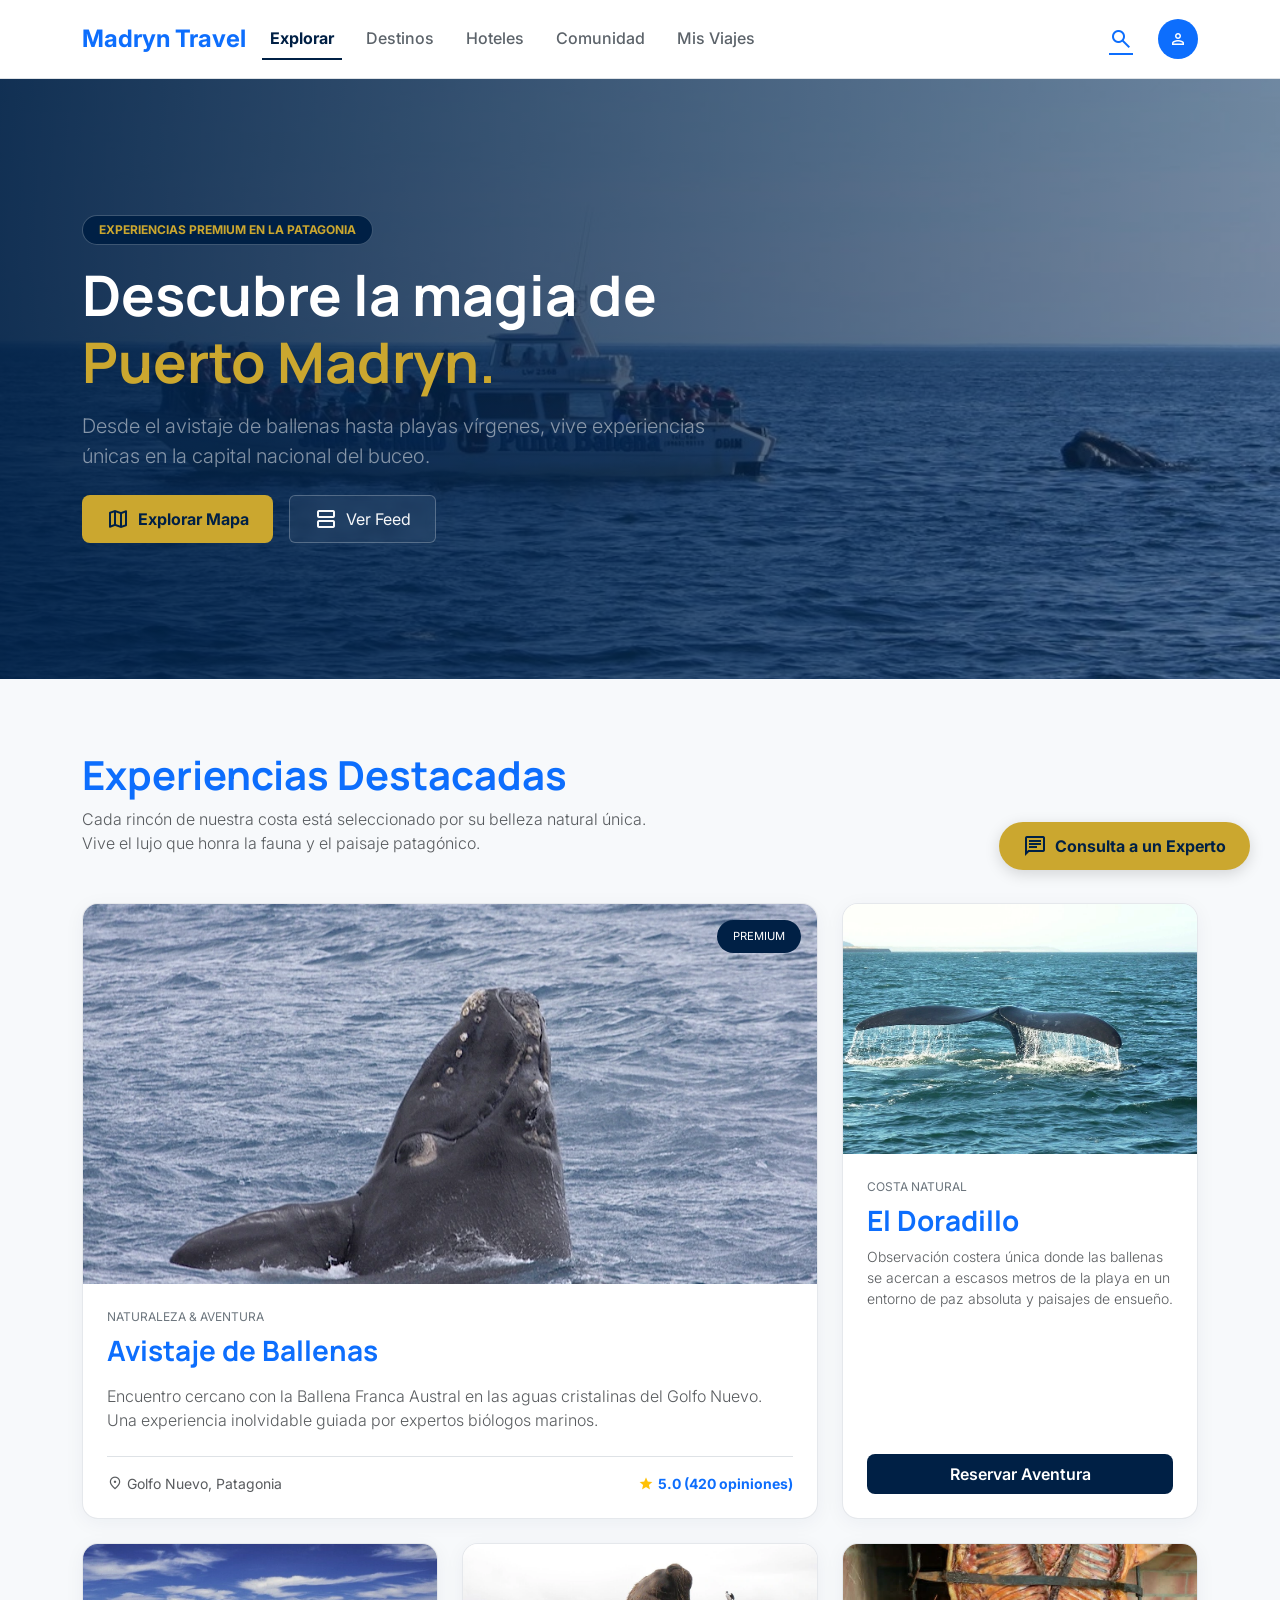
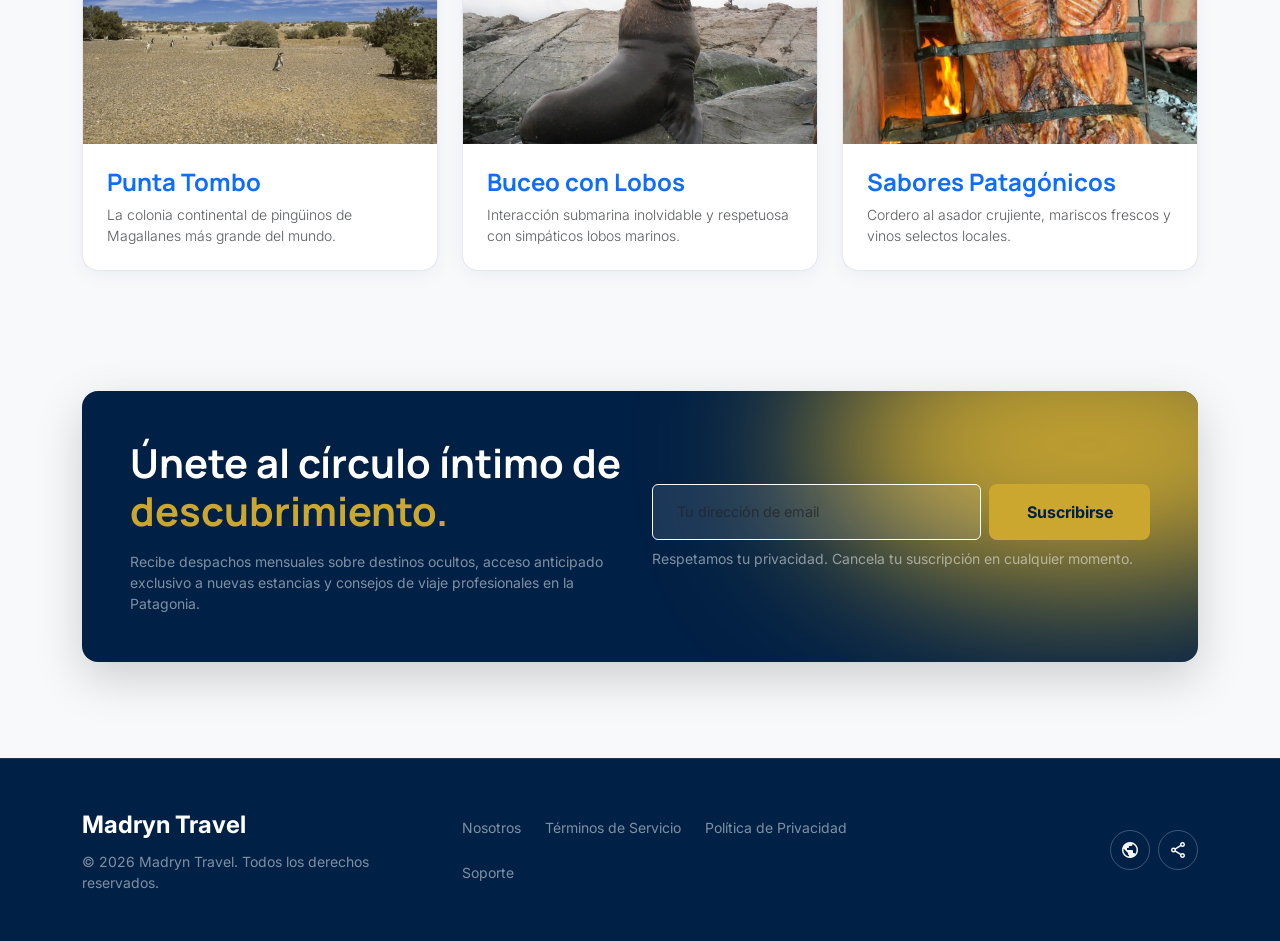
<file: project/index.html>
<!doctype html>
<html lang="es">
  <head>
    <meta charset="UTF-8" />
    <meta name="viewport" content="width=device-width, initial-scale=1.0" />
    <title>Madryn Travel - Explorar Puerto Madryn</title>
    <link href="https://cdn.jsdelivr.net/npm/bootstrap@5.3.3/dist/css/bootstrap.min.css" rel="stylesheet" integrity="sha384-QWTKZyjpPEjISv5WaRU9OFeRpok6YctnYmDr5pNlyT2bRjXh0JMhjY6hW+ALEwIH" crossorigin="anonymous">
    <link rel="stylesheet" href="assets/css/style.css" />
  </head>
  <body>
    <nav class="navbar navbar-expand-md navbar-light bg-white border-bottom sticky-top py-3">
      <div class="container">
        <a class="navbar-brand fw-bold text-primary fs-4" href="index.html">Madryn Travel</a>
        <button class="navbar-toggler" type="button" data-bs-toggle="collapse" data-bs-target="#navbarNav" aria-controls="navbarNav" aria-expanded="false" aria-label="Toggle navigation">
          <span class="navbar-toggler-icon"></span>
        </button>
        <div class="collapse navbar-collapse justify-content-between" id="navbarNav">
          <ul class="navbar-nav gap-1 gap-md-3 mt-2 mt-md-0">
            <li class="nav-item">
              <a class="nav-link nav-link-premium active" href="index.html">Explorar</a>
            </li>
            <li class="nav-item">
              <a class="nav-link nav-link-premium" href="secciones/destinos.html">Destinos</a>
            </li>
            <li class="nav-item">
              <a class="nav-link nav-link-premium" href="secciones/hoteles.html">Hoteles</a>
            </li>
            <li class="nav-item">
              <a class="nav-link nav-link-premium" href="secciones/comunidad.html">Comunidad</a>
            </li>
            <li class="nav-item">
              <a class="nav-link nav-link-premium" href="secciones/reserva.html">Mis Viajes</a>
            </li>
          </ul>
          <div class="d-flex align-items-center gap-3 mt-2 mt-md-0">
            <button class="btn btn-link text-primary p-2 d-flex align-items-center" title="Buscar" onclick="alert('Buscador en desarrollo.')">
              <span class="material-symbols-outlined">search</span>
            </button>
            <div class="rounded-circle d-flex align-items-center justify-content-center bg-primary text-white" style="width: 40px; height: 40px;">
              <span class="material-symbols-outlined fs-5">person</span>
            </div>
          </div>
        </div>
      </div>
    </nav>

    <main>
      <section class="position-relative py-5 overflow-hidden d-flex align-items-center text-white" style="min-height: 600px;">
        <div class="position-absolute top-0 start-0 w-100 h-100" style="z-index: 0;">
          <div class="position-absolute top-0 start-0 w-100 h-100" style="background: linear-gradient(90deg, rgba(0,32,69,0.92) 0%, rgba(0,32,69,0.5) 100%); z-index: 1;"></div>
          <img class="w-100 h-100 object-fit-cover" src="assets/img/img-index/barcos.webp" alt="barco turistico en Puerto Madryn" />
        </div>
        
        <div class="container position-relative py-5" style="z-index: 2;">
          <div class="row">
            <div class="col-lg-8 col-xl-7">
              <span class="badge rounded-pill bg-premium-dark border border-light border-opacity-25 text-accent px-3 py-2 mb-3 text-uppercase tracking-wider font-label-md" style="font-size: 0.75rem;">
                Experiencias Premium en la Patagonia
              </span>
              <h1 class="display-4 fw-bold text-white mb-3">
                Descubre la magia de <span class="text-accent">Puerto Madryn.</span>
              </h1>
              <p class="lead text-white-50 mb-4 fw-light">
                Desde el avistaje de ballenas hasta playas vírgenes, vive experiencias únicas en la capital nacional del buceo.
              </p>
              <div class="d-flex flex-wrap gap-3">
                <a href="secciones/destinos.html" class="btn btn-premium-accent d-flex align-items-center gap-2">
                  <span class="material-symbols-outlined">map</span>
                  Explorar Mapa
                </a>
                <a href="secciones/comunidad.html" class="btn btn-outline-light border-light border-opacity-25 px-4 py-2 d-flex align-items-center gap-2" style="background: rgba(255,255,255,0.05); backdrop-filter: blur(5px);">
                  <span class="material-symbols-outlined">view_agenda</span>
                  Ver Feed
                </a>
              </div>
            </div>
          </div>
        </div>
      </section>

      <section class="py-5">
        <div class="container py-4">
          <div class="row mb-5 align-items-end">
            <div class="col-md-8">
              <h2 class="h1 fw-bold text-primary mb-2">Experiencias Destacadas</h2>
              <p class="text-muted fw-light mb-0" style="max-width: 600px;">
                Cada rincón de nuestra costa está seleccionado por su belleza natural única. Vive el lujo que honra la fauna y el paisaje patagónico.
              </p>
            </div>
          </div>

          <div class="row g-4">
            <div class="col-lg-8">
              <div class="card card-premium h-100 d-flex flex-column">
                <div class="position-relative" style="height: 380px;">
                  <img class="w-100 h-100 object-fit-cover" src="assets/img/img-index/ballena.webp" alt="Avistaje de Ballenas" />
                  <span class="position-absolute top-0 end-0 bg-premium-dark text-white font-label-md text-uppercase tracking-wider px-3 py-2 m-3 rounded-pill" style="font-size: 0.7rem;">
                    Premium
                  </span>
                </div>
                <div class="card-body p-4 d-flex flex-column justify-content-between flex-grow-1">
                  <div>
                    <p class="text-uppercase tracking-wider text-secondary font-label-md mb-2" style="font-size: 0.75rem;">Naturaleza & Aventura</p>
                    <h3 class="card-title fw-bold text-primary mb-3">Avistaje de Ballenas</h3>
                    <p class="card-text text-muted fw-light leading-relaxed">
                      Encuentro cercano con la Ballena Franca Austral en las aguas cristalinas del Golfo Nuevo. Una experiencia inolvidable guiada por expertos biólogos marinos.
                    </p>
                  </div>
                  <div class="mt-4 border-top pt-3 d-flex justify-content-between align-items-center">
                    <span class="d-flex align-items-center gap-1 text-muted small">
                      <span class="material-symbols-outlined fs-6">location_on</span> Golfo Nuevo, Patagonia
                    </span>
                    <span class="d-flex align-items-center gap-1 fw-bold text-primary small">
                      <span class="material-symbols-outlined text-warning fs-6" style="font-variation-settings: 'FILL' 1;">star</span> 5.0 (420 opiniones)
                    </span>
                  </div>
                </div>
              </div>
            </div>

            <div class="col-lg-4">
              <div class="card card-premium h-100 d-flex flex-column justify-content-between">
                <div style="height: 250px;">
                  <img class="w-100 h-100 object-fit-cover" src="assets/img/img-index/cola.webp" alt="El Doradillo cola de ballena" />
                </div>
                <div class="card-body p-4 d-flex flex-column justify-content-between flex-grow-1">
                  <div>
                    <p class="text-uppercase tracking-wider text-secondary font-label-md mb-2" style="font-size: 0.75rem;">Costa Natural</p>
                    <h3 class="card-title fw-bold text-primary mb-2">El Doradillo</h3>
                    <p class="card-text text-muted fw-light leading-relaxed small">
                      Observación costera única donde las ballenas se acercan a escasos metros de la playa en un entorno de paz absoluta y paisajes de ensueño.
                    </p>
                  </div>
                  <a href="secciones/reserva.html" class="btn btn-premium-primary w-100 mt-4 py-2">
                    Reservar Aventura
                  </a>
                </div>
              </div>
            </div>

            <div class="col-md-4">
              <div class="card card-premium h-100 d-flex flex-column">
                <div style="height: 200px;">
                  <img class="w-100 h-100 object-fit-cover" src="assets/img/img-index/pinguinos.webp" alt="Pinguinos en Punta Tombo">
                </div>
                <div class="card-body p-4 flex-grow-1">
                  <h4 class="fw-bold text-primary mb-2">Punta Tombo</h4>
                  <p class="card-text text-muted fw-light small mb-0">La colonia continental de pingüinos de Magallanes más grande del mundo.</p>
                </div>
              </div>
            </div>

            <div class="col-md-4">
              <div class="card card-premium h-100 d-flex flex-column">
                <div style="height: 200px;">
                  <img class="w-100 h-100 object-fit-cover" src="assets/img/img-index/morsa.webp" alt="Buceo con lobos marinos">
                </div>
                <div class="card-body p-4 flex-grow-1">
                  <h4 class="fw-bold text-primary mb-2">Buceo con Lobos</h4>
                  <p class="card-text text-muted fw-light small mb-0">Interacción submarina inolvidable y respetuosa con simpáticos lobos marinos.</p>
                </div>
              </div>
            </div>

            <div class="col-md-4">
              <div class="card card-premium h-100 d-flex flex-column">
                <div style="height: 200px;">
                  <img class="w-100 h-100 object-fit-cover" src="assets/img/img-index/comida.webp" alt="Gastronomia de Patagonia">
                </div>
                <div class="card-body p-4 flex-grow-1">
                  <h4 class="fw-bold text-primary mb-2">Sabores Patagónicos</h4>
                  <p class="card-text text-muted fw-light small mb-0">Cordero al asador crujiente, mariscos frescos y vinos selectos locales.</p>
                </div>
              </div>
            </div>
          </div>
        </div>
      </section>

      <section class="py-5">
        <div class="container">
          <div class="bg-premium-dark text-white rounded-4 p-4 p-md-5 position-relative overflow-hidden shadow-lg">
            <div class="position-absolute end-0 top-0 w-50 h-100 bg-accent rounded-circle opacity-10" style="transform: translate(30%, -30%); filter: blur(80px); pointer-events: none;"></div>
            
            <div class="row align-items-center g-4 position-relative" style="z-index: 1;">
              <div class="col-lg-6">
                <h2 class="display-6 fw-bold text-white mb-3">
                  Únete al círculo íntimo de <span class="text-accent">descubrimiento.</span>
                </h2>
                <p class="text-white-50 leading-relaxed font-light mb-0 small">
                  Recibe despachos mensuales sobre destinos ocultos, acceso anticipado exclusivo a nuevas estancias y consejos de viaje profesionales en la Patagonia.
                </p>
              </div>
              
              <div class="col-lg-6">
                <form class="row g-2" onsubmit="event.preventDefault(); alert('¡Gracias por suscribirte al boletín de Madryn Travel!'); this.reset();">
                  <div class="col-sm-8">
                    <input type="email" placeholder="Tu dirección de email" required class="form-control bg-white bg-opacity-10 border-white border-opacity-20 text-white placeholder-white-50 px-4 py-3" style="font-size: 0.9rem;" />
                  </div>
                  <div class="col-sm-4">
                    <button type="submit" class="btn btn-premium-accent w-100 py-3">
                      Suscribirse
                    </button>
                  </div>
                </form>
                <p class="text-white-50 text-xs mt-2 small mb-0">
                  Respetamos tu privacidad. Cancela tu suscripción en cualquier momento.
                </p>
              </div>
            </div>
          </div>
        </div>
      </section>
    </main>

    <footer class="bg-premium-dark text-white py-5 mt-5 border-top border-light border-opacity-10">
      <div class="container">
        <div class="row align-items-center g-4">
          <div class="col-md-4 text-center text-md-start">
            <span class="fw-bold fs-4 text-white">Madryn Travel</span>
            <p class="text-white-50 text-xs small mt-2 mb-0">© 2026 Madryn Travel. Todos los derechos reservados.</p>
          </div>
          <div class="col-md-5">
            <ul class="list-unstyled d-flex flex-wrap justify-content-center justify-content-md-start gap-4 mb-0 small">
              <li><a href="#" class="text-white-50 text-decoration-none hover:text-white transition-colors">Nosotros</a></li>
              <li><a href="#" class="text-white-50 text-decoration-none hover:text-white transition-colors">Términos de Servicio</a></li>
              <li><a href="#" class="text-white-50 text-decoration-none hover:text-white transition-colors">Política de Privacidad</a></li>
              <li><a href="#" class="text-white-50 text-decoration-none hover:text-white transition-colors">Soporte</a></li>
            </ul>
          </div>
          <div class="col-md-3 text-center text-md-end d-flex justify-content-center justify-content-md-end gap-2">
            <button class="btn btn-outline-light border-light border-opacity-25 rounded-circle p-2 d-flex align-items-center justify-content-center" style="width: 40px; height: 40px;" title="Idioma" onclick="alert('Cambio de idioma en desarrollo.')">
              <span class="material-symbols-outlined fs-5">public</span>
            </button>
            <button class="btn btn-outline-light border-light border-opacity-25 rounded-circle p-2 d-flex align-items-center justify-content-center" style="width: 40px; height: 40px;" title="Compartir" onclick="alert('¡Enlace de compartir copiado al portapapeles!')">
              <span class="material-symbols-outlined fs-5">share</span>
            </button>
          </div>
        </div>
      </div>
    </footer>

    <button onclick="alert('Iniciando chat en vivo con un experto en turismo patagónico...')" class="btn-fab" title="Consultar experto">
      <span class="material-symbols-outlined">chat</span>
      <span class="d-none d-md-inline">Consulta a un Experto</span>
    </button>

    <script src="https://cdn.jsdelivr.net/npm/bootstrap@5.3.3/dist/js/bootstrap.bundle.min.js" integrity="sha384-YvpcrYf0tY3lHB60NNkmXc5s9fDVZLESaAA55NDzOxhy9GkcIdslK1eN7N6jIeHz" crossorigin="anonymous"></script>
  </body>
</html>
</file>
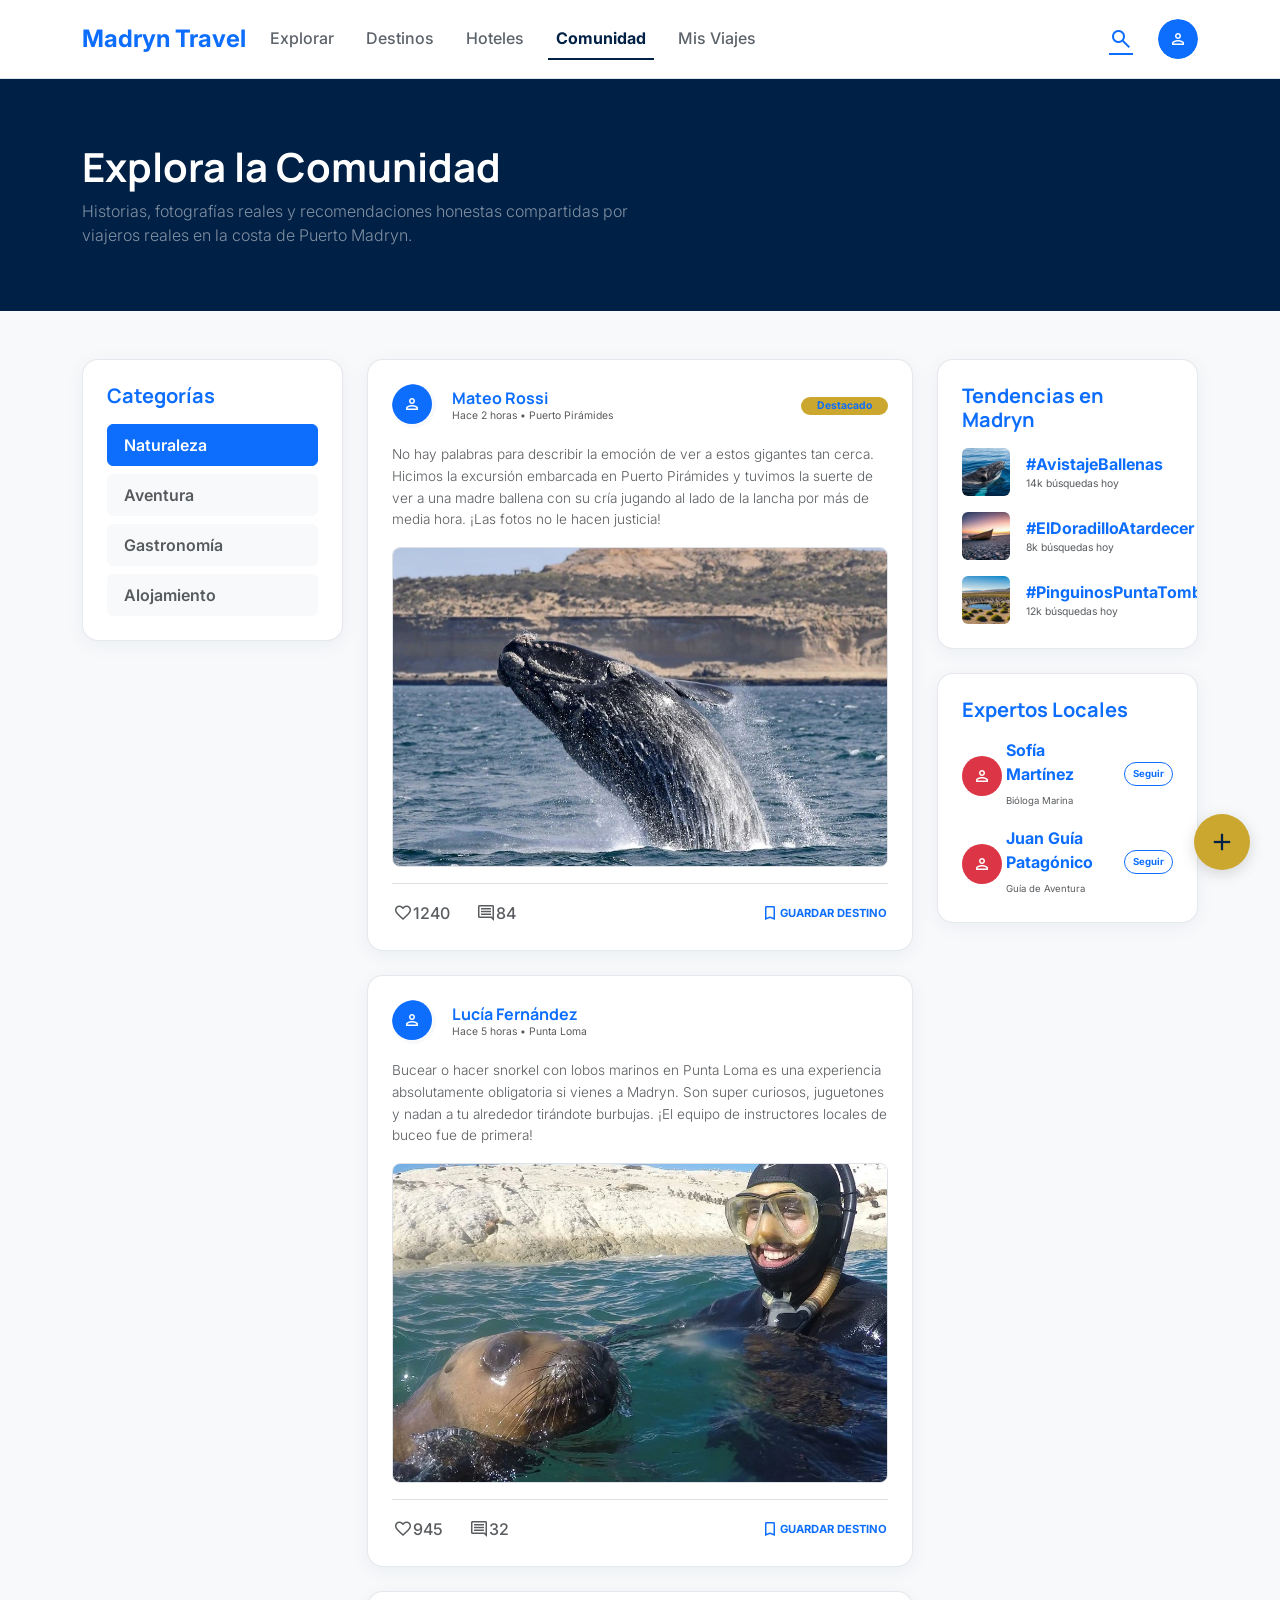
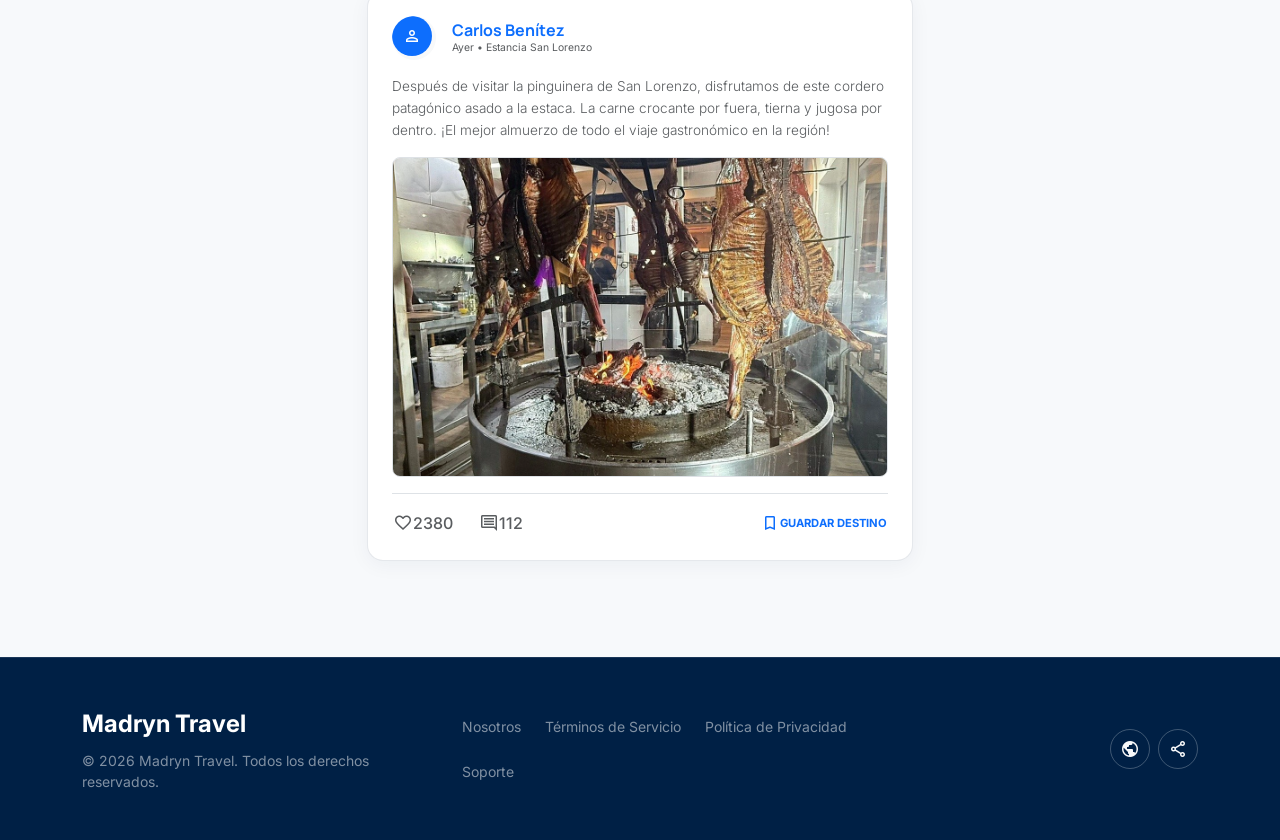
<file: project/secciones/comunidad.html>
<!doctype html>
<html lang="es">
  <head>
    <meta charset="UTF-8" />
    <meta name="viewport" content="width=device-width, initial-scale=1.0" />
    <title>Madryn Travel - Comunidad de Viajeros</title>
    <link href="https://cdn.jsdelivr.net/npm/bootstrap@5.3.3/dist/css/bootstrap.min.css" rel="stylesheet" integrity="sha384-QWTKZyjpPEjISv5WaRU9OFeRpok6YctnYmDr5pNlyT2bRjXh0JMhjY6hW+ALEwIH" crossorigin="anonymous">
    <link rel="stylesheet" href="../assets/css/style.css" />
  </head>
  <body>
    <nav class="navbar navbar-expand-md navbar-light bg-white border-bottom sticky-top py-3">
      <div class="container">
        <a class="navbar-brand fw-bold text-primary fs-4" href="../index.html">Madryn Travel</a>
        <button class="navbar-toggler" type="button" data-bs-toggle="collapse" data-bs-target="#navbarNav" aria-controls="navbarNav" aria-expanded="false" aria-label="Toggle navigation">
          <span class="navbar-toggler-icon"></span>
        </button>
        <div class="collapse navbar-collapse justify-content-between" id="navbarNav">
          <ul class="navbar-nav gap-1 gap-md-3 mt-2 mt-md-0">
            <li class="nav-item">
              <a class="nav-link nav-link-premium" href="../index.html">Explorar</a>
            </li>
            <li class="nav-item">
              <a class="nav-link nav-link-premium" href="destinos.html">Destinos</a>
            </li>
            <li class="nav-item">
              <a class="nav-link nav-link-premium" href="hoteles.html">Hoteles</a>
            </li>
            <li class="nav-item">
              <a class="nav-link nav-link-premium active" href="comunidad.html">Comunidad</a>
            </li>
            <li class="nav-item">
              <a class="nav-link nav-link-premium" href="reserva.html">Mis Viajes</a>
            </li>
          </ul>
          <div class="d-flex align-items-center gap-3 mt-2 mt-md-0">
            <button class="btn btn-link text-primary p-2 d-flex align-items-center" title="Buscar" onclick="alert('Buscador en desarrollo.')">
              <span class="material-symbols-outlined">search</span>
            </button>
            <div class="rounded-circle overflow-hidden d-flex align-items-center justify-content-center bg-light" style="width: 40px; height: 40px;">
              <div class="rounded-circle d-flex align-items-center justify-content-center bg-primary text-white" style="width: 40px; height: 40px;">
              <span class="material-symbols-outlined fs-5">person</span>
            </div>
            </div>
          </div>
        </div>
      </div>
    </nav>

    <section class="bg-premium-dark text-white py-5">
      <div class="container py-3">
        <h1 class="display-6 fw-bold text-white mb-2">Explora la Comunidad</h1>
        <p class="lead text-white-50 fs-6 fw-light mb-0" style="max-width: 600px;">
          Historias, fotografías reales y recomendaciones honestas compartidas por viajeros reales en la costa de Puerto Madryn.
        </p>
      </div>
    </section>

    <main class="container py-5">
      <div class="row g-4">
        <aside class="col-lg-3 d-none d-lg-block">
          <div class="card card-premium p-4">
            <h3 class="fw-bold text-primary mb-3 h5">Categorías</h3>
            <div class="d-flex flex-column gap-2" id="feed-categories">
              <button class="btn btn-primary text-start px-3 py-2 text-xs" style="font-weight: 600;" onclick="selectFeedCategory('Naturaleza', this)">Naturaleza</button>
              <button class="btn btn-light text-muted text-start px-3 py-2 text-xs" style="font-weight: 600;" onclick="selectFeedCategory('Aventura', this)">Aventura</button>
              <button class="btn btn-light text-muted text-start px-3 py-2 text-xs" style="font-weight: 600;" onclick="selectFeedCategory('Gastronomía', this)">Gastronomía</button>
              <button class="btn btn-light text-muted text-start px-3 py-2 text-xs" style="font-weight: 600;" onclick="selectFeedCategory('Alojamiento', this)">Alojamiento</button>
            </div>
          </div>
        </aside>

        <div class="col-12 col-lg-6 d-flex flex-column gap-4">
          
          <div class="d-lg-none overflow-x-auto text-nowrap pb-2" style="scrollbar-width: none; -ms-overflow-style: none;">
            <div class="d-inline-flex gap-2 mb-2" id="mobile-feed-categories">
              <button class="btn btn-primary px-3 py-2 text-xs rounded-pill" style="font-weight: 600;" onclick="selectFeedCategory('Naturaleza', this)">Naturaleza</button>
              <button class="btn btn-light text-muted px-3 py-2 text-xs rounded-pill" style="font-weight: 600;" onclick="selectFeedCategory('Aventura', this)">Aventura</button>
              <button class="btn btn-light text-muted px-3 py-2 text-xs rounded-pill" style="font-weight: 600;" onclick="selectFeedCategory('Gastronomía', this)">Gastronomía</button>
              <button class="btn btn-light text-muted px-3 py-2 text-xs rounded-pill" style="font-weight: 600;" onclick="selectFeedCategory('Alojamiento', this)">Alojamiento</button>
            </div>
          </div>
          
          <article class="card card-premium p-4 gap-3">
            <div class="d-flex justify-content-between align-items-center">
              <div class="d-flex align-items-center gap-3">
                <div class="rounded-circle overflow-hidden bg-light" style="width: 44px; height: 44px;">
                  <div class="rounded-circle d-flex align-items-center justify-content-center bg-primary text-white" style="width: 40px; height: 40px;">
              <span class="material-symbols-outlined fs-5">person</span>
            </div>
                </div>
                <div>
                  <h4 class="fw-bold text-primary h6 mb-0">Mateo Rossi</h4>
                  <p class="text-muted small mb-0" style="font-size: 0.65rem;">Hace 2 horas • Puerto Pirámides</p>
                </div>
              </div>
              <span class="badge bg-accent text-primary rounded-pill font-label-md fw-bold py-1.5 px-3" style="font-size: 0.65rem;">Destacado</span>
            </div>

            <p class="text-muted fw-light mb-0" style="font-size: 0.85rem; line-height: 1.6;">
              No hay palabras para describir la emoción de ver a estos gigantes tan cerca. Hicimos la excursión embarcada en Puerto Pirámides y tuvimos la suerte de ver a una madre ballena con su cría jugando al lado de la lancha por más de media hora. ¡Las fotos no le hacen justicia!
            </p>

            <div class="rounded-3 overflow-hidden border" style="height: 320px;">
              <img class="w-100 h-100 object-fit-cover" src="../assets/img/img comunidad/ballenas comunidad.webp" alt="Ballena saltando en el golfo" />
            </div>

            <div class="d-flex align-items-center justify-content-between border-top pt-3 text-muted small">
              <div class="d-flex gap-4">
                <button onclick="toggleLike(this)" class="btn btn-link p-0 text-muted text-decoration-none d-flex align-items-center gap-1.5 hover:text-primary">
                  <span class="material-symbols-outlined fs-5">favorite</span>
                  <span class="fw-medium">1240</span>
                </button>
                <button onclick="alert('Abriendo comentarios del post...')" class="btn btn-link p-0 text-muted text-decoration-none d-flex align-items-center gap-1.5 hover:text-primary">
                  <span class="material-symbols-outlined fs-5">comment</span>
                  <span class="fw-medium">84</span>
                </button>
              </div>
              <button onclick="alert('¡Destino guardado en tu itinerario de viajes!')" class="btn btn-link p-0 text-primary fw-bold text-decoration-none d-flex align-items-center gap-1.5">
                <span class="material-symbols-outlined fs-5">bookmark</span>
                <span class="font-label-md text-uppercase" style="font-size: 0.7rem;">Guardar Destino</span>
              </button>
            </div>
          </article>

          <article class="card card-premium p-4 gap-3">
            <div class="d-flex justify-content-between align-items-center">
              <div class="d-flex align-items-center gap-3">
                <div class="rounded-circle overflow-hidden bg-light" style="width: 44px; height: 44px;">
                  <div class="rounded-circle d-flex align-items-center justify-content-center bg-primary text-white" style="width: 40px; height: 40px;">
              <span class="material-symbols-outlined fs-5">person</span>
            </div>
                </div>
                <div>
                  <h4 class="fw-bold text-primary h6 mb-0">Lucía Fernández</h4>
                  <p class="text-muted small mb-0" style="font-size: 0.65rem;">Hace 5 horas • Punta Loma</p>
                </div>
              </div>
            </div>

            <p class="text-muted fw-light mb-0" style="font-size: 0.85rem; line-height: 1.6;">
              Bucear o hacer snorkel con lobos marinos en Punta Loma es una experiencia absolutamente obligatoria si vienes a Madryn. Son super curiosos, juguetones y nadan a tu alrededor tirándote burbujas. ¡El equipo de instructores locales de buceo fue de primera!
            </p>

            <div class="rounded-3 overflow-hidden border" style="height: 320px;">
              <img class="w-100 h-100 object-fit-cover" src="../assets/img/img comunidad/joaco y el buzo.webp" alt="Snorkel con lobos marinos" />
            </div>

            <div class="d-flex align-items-center justify-content-between border-top pt-3 text-muted small">
              <div class="d-flex gap-4">
                <button onclick="toggleLike(this)" class="btn btn-link p-0 text-muted text-decoration-none d-flex align-items-center gap-1.5 hover:text-primary">
                  <span class="material-symbols-outlined fs-5">favorite</span>
                  <span class="fw-medium">945</span>
                </button>
                <button onclick="alert('Abriendo comentarios del post...')" class="btn btn-link p-0 text-muted text-decoration-none d-flex align-items-center gap-1.5 hover:text-primary">
                  <span class="material-symbols-outlined fs-5">comment</span>
                  <span class="fw-medium">32</span>
                </button>
              </div>
              <button onclick="alert('¡Destino guardado en tu itinerario de viajes!')" class="btn btn-link p-0 text-primary fw-bold text-decoration-none d-flex align-items-center gap-1.5">
                <span class="material-symbols-outlined fs-5">bookmark</span>
                <span class="font-label-md text-uppercase" style="font-size: 0.7rem;">Guardar Destino</span>
              </button>
            </div>
          </article>

          <article class="card card-premium p-4 gap-3">
            <div class="d-flex justify-content-between align-items-center">
              <div class="d-flex align-items-center gap-3">
                <div class="rounded-circle overflow-hidden bg-light" style="width: 44px; height: 44px;">
                  <div class="rounded-circle d-flex align-items-center justify-content-center bg-primary text-white" style="width: 40px; height: 40px;">
              <span class="material-symbols-outlined fs-5">person</span>
            </div>
                </div>
                <div>
                  <h4 class="fw-bold text-primary h6 mb-0">Carlos Benítez</h4>
                  <p class="text-muted small mb-0" style="font-size: 0.65rem;">Ayer • Estancia San Lorenzo</p>
                </div>
              </div>
            </div>

            <p class="text-muted fw-light mb-0" style="font-size: 0.85rem; line-height: 1.6;">
              Después de visitar la pinguinera de San Lorenzo, disfrutamos de este cordero patagónico asado a la estaca. La carne crocante por fuera, tierna y jugosa por dentro. ¡El mejor almuerzo de todo el viaje gastronómico en la región!
            </p>

            <div class="rounded-3 overflow-hidden border" style="height: 320px;">
              <img class="w-100 h-100 object-fit-cover" src="../assets/img/img comunidad/morfi.webp" alt="Cordero patagónico" />
            </div>

            <div class="d-flex align-items-center justify-content-between border-top pt-3 text-muted small">
              <div class="d-flex gap-4">
                <button onclick="toggleLike(this)" class="btn btn-link p-0 text-muted text-decoration-none d-flex align-items-center gap-1.5 hover:text-primary">
                  <span class="material-symbols-outlined fs-5">favorite</span>
                  <span class="fw-medium">2380</span>
                </button>
                <button onclick="alert('Abriendo comentarios del post...')" class="btn btn-link p-0 text-muted text-decoration-none d-flex align-items-center gap-1.5 hover:text-primary">
                  <span class="material-symbols-outlined fs-5">comment</span>
                  <span class="fw-medium">112</span>
                </button>
              </div>
              <button onclick="alert('¡Destino guardado en tu itinerario de viajes!')" class="btn btn-link p-0 text-primary fw-bold text-decoration-none d-flex align-items-center gap-1.5">
                <span class="material-symbols-outlined fs-5">bookmark</span>
                <span class="font-label-md text-uppercase" style="font-size: 0.7rem">Guardar Destino</span>
              </button>
            </div>
          </article>

        </div>

        <aside class="col-lg-3 d-none d-lg-flex flex-column gap-4">
          <div class="card card-premium p-4">
            <h3 class="fw-bold text-primary mb-3 h5">Tendencias en Madryn</h3>
            
            <div class="d-flex flex-column gap-3">
              <div class="d-flex align-items-center gap-3">
                <div class="rounded overflow-hidden flex-shrink-0" style="width: 48px; height: 48px;">
                  <img class="w-100 h-100 object-fit-cover" src="../assets/img/img comunidad/avistaje ballenas.webp" alt="Trend 1 ballenas" />
                </div>
                <div>
                  <span class="text-xs fw-bold text-primary d-block">#AvistajeBallenas</span>
                  <p class="text-muted mb-0" style="font-size: 0.65rem;">14k búsquedas hoy</p>
                </div>
              </div>

              <div class="d-flex align-items-center gap-3">
                <div class="rounded overflow-hidden flex-shrink-0" style="width: 48px; height: 48px;">
                  <img class="w-100 h-100 object-fit-cover" src="../assets/img/img comunidad/doradillo atardecer.webp" alt="Trend 2 El Doradillo" />
                </div>
                <div>
                  <span class="text-xs fw-bold text-primary d-block">#ElDoradilloAtardecer</span>
                  <p class="text-muted mb-0" style="font-size: 0.65rem;">8k búsquedas hoy</p>
                </div>
              </div>

              <div class="d-flex align-items-center gap-3">
                <div class="rounded overflow-hidden flex-shrink-0" style="width: 48px; height: 48px;">
                  <img class="w-100 h-100 object-fit-cover" src="../assets/img/img comunidad/pinguinos.webp" alt="Trend 3 Pinguinos" />
                </div>
                <div>
                  <span class="text-xs fw-bold text-primary d-block">#PinguinosPuntaTombo</span>
                  <p class="text-muted mb-0" style="font-size: 0.65rem;">12k búsquedas hoy</p>
                </div>
              </div>
            </div>
          </div>

          <div class="card card-premium p-4">
            <h3 class="fw-bold text-primary mb-3 h5">Expertos Locales</h3>
            
            <div class="d-flex flex-column gap-3">
              <div class="d-flex align-items-center justify-content-between gap-2">
                <div class="d-flex align-items-center gap-2">
                  <div class="rounded-circle bg-light" style="width: 36px; height: 36px;">
                    <div class="rounded-circle d-flex align-items-center justify-content-center bg-danger text-white" style="width: 40px; height: 40px;">
                     <span class="material-symbols-outlined fs-5">person</span>
                    </div>
                  </div>
                  <div>
                    <span class="fw-bold text-primary d-block text-xs">Sofía Martínez</span>
                    <span class="text-muted" style="font-size: 0.6rem;">Bióloga Marina</span>
                  </div>
                </div>
                <button onclick="toggleFollow(this)" class="btn btn-sm btn-outline-primary rounded-pill px-2.5 py-0.5 fw-bold" style="font-size: 0.6rem;">Seguir</button>
              </div>

              <div class="d-flex align-items-center justify-content-between gap-2">
                <div class="d-flex align-items-center gap-2">
                  <div class="rounded-circle bg-light" style="width: 36px; height: 36px;">
                    <div class="rounded-circle d-flex align-items-center  justify-content-center bg-danger text-white" style="width: 40px; height: 40px;">
                      <span class="material-symbols-outlined fs-5">person</span>
                      </div>
                  </div>
                  <div>
                    <span class="fw-bold text-primary d-block text-xs">Juan Guía Patagónico</span>
                    <span class="text-muted" style="font-size: 0.6rem;">Guía de Aventura</span>
                  </div>
                </div>
                <button onclick="toggleFollow(this)" class="btn btn-sm btn-outline-primary rounded-pill px-2.5 py-0.5 fw-bold" style="font-size: 0.6rem;">Seguir</button>
              </div>
            </div>
          </div>
        </aside>
      </div>
    </main>

    <button onclick="alert('Iniciando panel para publicar tu historia y fotos en la comunidad de Madryn Travel...')" class="btn-fab" title="Nueva Publicación" style="width: 56px; height: 56px; padding: 0; justify-content: center;">
      <span class="material-symbols-outlined fs-3">add</span>
    </button>

    <footer class="bg-premium-dark text-white py-5 mt-5 border-top border-light border-opacity-10">
      <div class="container">
        <div class="row align-items-center g-4">
          <div class="col-md-4 text-center text-md-start">
            <span class="fw-bold fs-4 text-white">Madryn Travel</span>
            <p class="text-white-50 text-xs small mt-2 mb-0">© 2026 Madryn Travel. Todos los derechos reservados.</p>
          </div>
          <div class="col-md-5">
            <ul class="list-unstyled d-flex flex-wrap justify-content-center justify-content-md-start gap-4 mb-0 small">
              <li><a href="#" class="text-white-50 text-decoration-none hover:text-white transition-colors">Nosotros</a></li>
              <li><a href="#" class="text-white-50 text-decoration-none hover:text-white transition-colors">Términos de Servicio</a></li>
              <li><a href="#" class="text-white-50 text-decoration-none hover:text-white transition-colors">Política de Privacidad</a></li>
              <li><a href="#" class="text-white-50 text-decoration-none hover:text-white transition-colors">Soporte</a></li>
            </ul>
          </div>
          <div class="col-md-3 text-center text-md-end d-flex justify-content-center justify-content-md-end gap-2">
            <button class="btn btn-outline-light border-light border-opacity-25 rounded-circle p-2 d-flex align-items-center justify-content-center" style="width: 40px; height: 40px;" title="Idioma" onclick="alert('Cambio de idioma en desarrollo.')">
              <span class="material-symbols-outlined fs-5">public</span>
            </button>
            <button class="btn btn-outline-light border-light border-opacity-25 rounded-circle p-2 d-flex align-items-center justify-content-center" style="width: 40px; height: 40px;" title="Compartir" onclick="alert('¡Enlace de compartir copiado al portapapeles!')">
              <span class="material-symbols-outlined fs-5">share</span>
            </button>
          </div>
        </div>
      </div>
    </footer>

    <script src="https://cdn.jsdelivr.net/npm/bootstrap@5.3.3/dist/js/bootstrap.bundle.min.js" integrity="sha384-YvpcrYf0tY3lHB60NNkmXc5s9fDVZLESaAA55NDzOxhy9GkcIdslK1eN7N6jIeHz" crossorigin="anonymous"></script>

    <script src="../assets/js/comunidad.js"></script>
  </body>
</html>
</file>
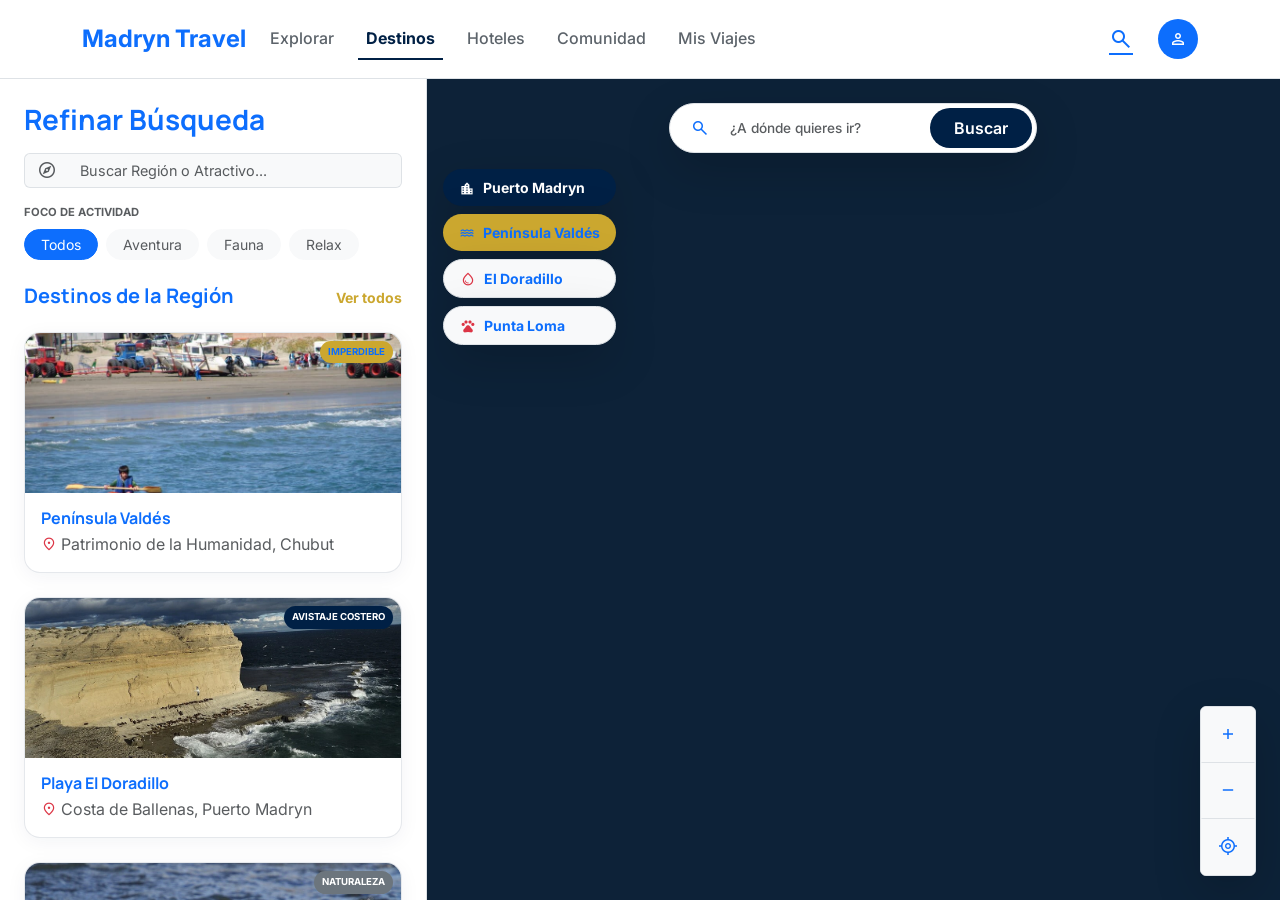
<file: project/secciones/destinos.html>
<!doctype html>
<html lang="es">
  <head>
    <meta charset="UTF-8" />
    <meta name="viewport" content="width=device-width, initial-scale=1.0" />
    <title>Madryn Travel - Destinos y Mapa de Aventuras</title>
    <link href="https://cdn.jsdelivr.net/npm/bootstrap@5.3.3/dist/css/bootstrap.min.css" rel="stylesheet" integrity="sha384-QWTKZyjpPEjISv5WaRU9OFeRpok6YctnYmDr5pNlyT2bRjXh0JMhjY6hW+ALEwIH" crossorigin="anonymous">
    <link rel="stylesheet" href="../assets/css/style.css" />
  </head>
  <body class="bg-light d-flex flex-column vh-100 overflow-hidden">
    <nav class="navbar navbar-expand-md navbar-light bg-white border-bottom py-3 flex-shrink-0">
      <div class="container">
        <a class="navbar-brand fw-bold text-primary fs-4" href="../index.html">Madryn Travel</a>
        <button class="navbar-toggler" type="button" data-bs-toggle="collapse" data-bs-target="#navbarNav" aria-controls="navbarNav" aria-expanded="false" aria-label="Toggle navigation">
          <span class="navbar-toggler-icon"></span>
        </button>
        <div class="collapse navbar-collapse justify-content-between" id="navbarNav">
          <ul class="navbar-nav gap-1 gap-md-3 mt-2 mt-md-0">
            <li class="nav-item">
              <a class="nav-link nav-link-premium" href="../index.html">Explorar</a>
            </li>
            <li class="nav-item">
              <a class="nav-link nav-link-premium active" href="destinos.html">Destinos</a>
            </li>
            <li class="nav-item">
              <a class="nav-link nav-link-premium" href="hoteles.html">Hoteles</a>
            </li>
            <li class="nav-item">
              <a class="nav-link nav-link-premium" href="comunidad.html">Comunidad</a>
            </li>
            <li class="nav-item">
              <a class="nav-link nav-link-premium" href="reserva.html">Mis Viajes</a>
            </li>
          </ul>
          <div class="d-flex align-items-center gap-3 mt-2 mt-md-0">
            <button class="btn btn-link text-primary p-2 d-flex align-items-center" title="Buscar" onclick="alert('Buscador en desarrollo.')">
              <span class="material-symbols-outlined">search</span>
            </button>
            <div class="rounded-circle d-flex align-items-center justify-content-center bg-primary text-white" style="width: 40px; height: 40px;">
              <span class="material-symbols-outlined fs-5">person</span>
            </div>
          </div>
        </div>
      </div>
    </nav>

    <main class="flex-grow-1 overflow-hidden">
      <div class="container-fluid h-100 p-0">
        <div class="row g-0 h-100">
          
          <aside id="sidebar-panel" class="col-12 col-md-5 col-lg-4 bg-white border-end d-flex flex-column h-100 overflow-y-auto p-4 z-2">
            <div class="mb-4">
              <h2 class="h3 fw-bold text-primary mb-3">Refinar Búsqueda</h2>
              <div class="input-group mb-3">
                <span class="input-group-text bg-light text-muted border-end-0">
                  <span class="material-symbols-outlined fs-5">explore</span>
                </span>
                <input type="text" placeholder="Buscar Región o Atractivo..." class="form-control bg-light border-start-0" style="font-size: 0.9rem;" onkeyup="filterDestinations(this.value)" />
              </div>
              
              <div class="mt-3">
                <p class="text-uppercase tracking-wider text-muted fw-bold font-label-md mb-2" style="font-size: 0.7rem;">Foco de Actividad</p>
                <div class="d-flex flex-wrap gap-2" id="filter-chips">
                  <button class="btn btn-sm btn-primary rounded-pill px-3 py-1 text-xs" onclick="filterBy('Todos', this)">Todos</button>
                  <button class="btn btn-sm btn-light text-muted rounded-pill px-3 py-1 text-xs" onclick="filterBy('Aventura', this)">Aventura</button>
                  <button class="btn btn-sm btn-light text-muted rounded-pill px-3 py-1 text-xs" onclick="filterBy('Fauna', this)">Fauna</button>
                  <button class="btn btn-sm btn-light text-muted rounded-pill px-3 py-1 text-xs" onclick="filterBy('Relax', this)">Relax</button>
                </div>
              </div>
            </div>

            <div class="flex-grow-1">
              <div class="d-flex justify-content-between align-items-end border-b pb-2 mb-3">
                <h3 class="h5 fw-bold text-primary mb-0">Destinos de la Región</h3>
                <span class="text-xs text-accent fw-bold text-decoration-none small hover-underline cursor-pointer" onclick="resetListFilter()">Ver todos</span>
              </div>

              <div class="d-flex flex-column gap-4" id="destinations-list">
                <div class="card card-premium cursor-pointer" data-category="Fauna" onclick="focusMap(-42.5, -63.9, 'Península Valdés')">
                  <div class="position-relative" style="height: 160px;">
                    <img class="w-100 h-100 object-fit-cover" src="../assets/img/img destino/Península_Valdés.webp" alt="Península Valdés" />
                    <span class="position-absolute top-0 end-0 bg-accent text-primary rounded-pill font-label-md text-uppercase tracking-wider px-2 py-1 m-2 fw-bold" style="font-size: 0.6rem;">
                      Imperdible
                    </span>
                  </div>
                  <div class="card-body p-3">
                    <h4 class="fw-bold text-primary mb-1 h6">Península Valdés</h4>
                    <p class="d-flex align-items-center gap-1 text-muted text-xs font-light mb-0">
                      <span class="material-symbols-outlined text-danger fs-6">location_on</span> Patrimonio de la Humanidad, Chubut
                    </p>
                  </div>
                </div>

                <div class="card card-premium cursor-pointer" data-category="Relax" onclick="focusMap(-42.66, -65.01, 'Playa El Doradillo')">
                  <div class="position-relative" style="height: 160px;">
                    <img class="w-100 h-100 object-fit-cover" src="../assets/img/img destino/Playa.webp" alt="Playa El Doradillo" />
                    <span class="position-absolute top-0 end-0 bg-premium-dark text-white rounded-pill font-label-md text-uppercase tracking-wider px-2 py-1 m-2 fw-bold" style="font-size: 0.6rem;">
                      Avistaje Costero
                    </span>
                  </div>
                  <div class="card-body p-3">
                    <h4 class="fw-bold text-primary mb-1 h6">Playa El Doradillo</h4>
                    <p class="d-flex align-items-center gap-1 text-muted text-xs font-light mb-0">
                      <span class="material-symbols-outlined text-danger fs-6">location_on</span> Costa de Ballenas, Puerto Madryn
                    </p>
                  </div>
                </div>

                <div class="card card-premium cursor-pointer" data-category="Aventura" onclick="focusMap(-42.84, -64.88, ' Punta Loma')">
                  <div class="position-relative" style="height: 160px;">
                    <img class="w-100 h-100 object-fit-cover" src="../assets/img/img destino/focas.webp" alt=" Punta Loma" />
                    <span class="position-absolute top-0 end-0 bg-secondary text-white rounded-pill font-label-md text-uppercase tracking-wider px-2 py-1 m-2 fw-bold" style="font-size: 0.6rem;">
                      Naturaleza
                    </span>
                  </div>
                  <div class="card-body p-3">
                    <h4 class="fw-bold text-primary mb-1 h6">Punta Loma</h4>
                    <p class="d-flex align-items-center gap-1 text-muted text-xs font-light mb-0">
                      <span class="material-symbols-outlined text-danger fs-6">location_on</span> Lobería Permanente, Chubut
                    </p>
                  </div>
                </div>
              </div>
            </div>
          </aside>

          <section id="map-panel" class="col-12 col-md-7 col-lg-8 position-relative map-container h-100 select-none d-none d-md-block">
            <iframe
              id="google-map-frame"
              class="position-absolute w-100 h-100 top-0 start-0 border-0"
              style="filter: saturate(1.05);"
              src="https://maps.google.com/maps?q=Puerto+Madryn,+Chubut,+Argentina&z=10&output=embed"
              loading="lazy"
              allowfullscreen
              referrerpolicy="no-referrer-when-downgrade"
              aria-label="Mapa interactivo de Puerto Madryn y la Península Valdés">
            </iframe>

            <div class="position-absolute top-0 start-50 translate-middle-x z-3 mt-4 w-100 px-3" style="max-width: 400px;">
              <div class="bg-white shadow-lg rounded-pill d-flex align-items-center p-1 border">
                <span class="material-symbols-outlined text-primary px-3 fs-5">search</span>
                <input type="text" id="map-search-input" placeholder="¿A dónde quieres ir?" class="form-control border-0 bg-transparent text-sm text-primary fw-medium px-1 focus-ring-0" style="font-size: 0.85rem; box-shadow: none;" onkeypress="handleMapSearch(event)" />
                <button onclick="triggerMapSearch()" class="btn btn-premium-primary rounded-pill py-2 px-4 text-xs font-label-md">
                  Buscar
                </button>
              </div>
            </div>

            <div class="position-absolute z-3 d-flex flex-column gap-2" style="top: 90px; left: 16px;">
              <button type="button" class="btn btn-sm btn-premium-dark text-white shadow-lg d-flex align-items-center gap-2 rounded-pill px-3 py-2 text-xs fw-bold border-0" style="background-color: var(--primary-color);" onclick="focusMap(-42.76, -65.03, 'Puerto Madryn', 12)">
                <span class="material-symbols-outlined fs-6" style="font-variation-settings: 'FILL' 1;">location_city</span> Puerto Madryn
              </button>
              <button type="button" class="btn btn-sm bg-accent text-primary shadow-lg d-flex align-items-center gap-2 rounded-pill px-3 py-2 text-xs fw-bold border-0" onclick="focusMap(-42.5, -63.9, 'Península Valdés', 10)">
                <span class="material-symbols-outlined fs-6" style="font-variation-settings: 'FILL' 1;">water</span> Península Valdés
              </button>
              <button type="button" class="btn btn-sm btn-light text-primary shadow-lg d-flex align-items-center gap-2 rounded-pill px-3 py-2 text-xs fw-bold border" onclick="focusMap(-42.66, -65.01, 'Playa El Doradillo', 13)">
                <span class="material-symbols-outlined fs-6 text-danger">water_drop</span> El Doradillo
              </button>
              <button type="button" class="btn btn-sm btn-light text-primary shadow-lg d-flex align-items-center gap-2 rounded-pill px-3 py-2 text-xs fw-bold border" onclick="focusMap(-42.84, -64.88, 'Reserva Punta Loma', 13)">
                <span class="material-symbols-outlined fs-6 text-danger">pets</span> Punta Loma
              </button>
            </div>

            <div id="info-overlay" class="position-absolute bottom-0 start-0 m-4 bg-white rounded-3 shadow-lg p-4 border z-3 transition-all opacity-0 pointer-events-none" style="max-width: 340px; transform: translateY(10px);">
              <div class="d-flex justify-content-between align-items-start">
                <h4 id="info-title" class="fw-bold text-primary h6 mb-0">Detalles de Ubicación</h4>
                <button onclick="closePopup()" class="btn btn-link text-muted p-0 border-0 lh-1">
                  <span class="material-symbols-outlined fs-6">close</span>
                </button>
              </div>
              <p id="info-desc" class="text-muted fw-light mt-2 small leading-relaxed">
                Selecciona uno de los accesos rápidos o una tarjeta de la lista para centrar el mapa y revelar detalles exclusivos de cada destino.
              </p>
              <div class="mt-3 d-flex gap-2">
                <a href="reserva.html" class="btn btn-premium-primary btn-sm flex-grow-1 text-xs">
                  Reservar Aquí
                </a>
                <a href="hoteles.html" class="btn btn-light btn-sm text-primary fw-bold text-xs">
                  Ver Hoteles
                </a>
              </div>
            </div>

            <div class="position-absolute bottom-0 end-0 m-4 z-3 bg-white rounded shadow-lg border d-flex flex-column overflow-hidden">
              <button onclick="zoomMap(1)" class="btn btn-light border-bottom rounded-0 p-3 lh-1" title="Acercar">
                <span class="material-symbols-outlined text-primary fs-5">add</span>
              </button>
              <button onclick="zoomMap(-1)" class="btn btn-light border-bottom rounded-0 p-3 lh-1" title="Alejar">
                <span class="material-symbols-outlined text-primary fs-5">remove</span>
              </button>
              <button onclick="resetMap()" class="btn btn-light rounded-0 p-3 lh-1" title="Restablecer vista">
                <span class="material-symbols-outlined text-primary fs-5">my_location</span>
              </button>
            </div>
          </section>
        </div>
      </div>
    </main>

    <div class="position-fixed bottom-0 start-50 translate-middle-x mb-4 z-3 d-md-none">
      <button id="mobile-switch-btn" onclick="toggleMobileView()" class="btn btn-premium-accent rounded-pill shadow-lg px-4 py-2.5 d-flex align-items-center gap-2">
        <span class="material-symbols-outlined fs-5">map</span>
        Ver Mapa
      </button>
    </div>

    <script src="https://cdn.jsdelivr.net/npm/bootstrap@5.3.3/dist/js/bootstrap.bundle.min.js" integrity="sha384-YvpcrYf0tY3lHB60NNkmXc5s9fDVZLESaAA55NDzOxhy9GkcIdslK1eN7N6jIeHz" crossorigin="anonymous"></script>

    <script src="../assets/js/destinos.js"></script>
  </body>
</html>
</file>
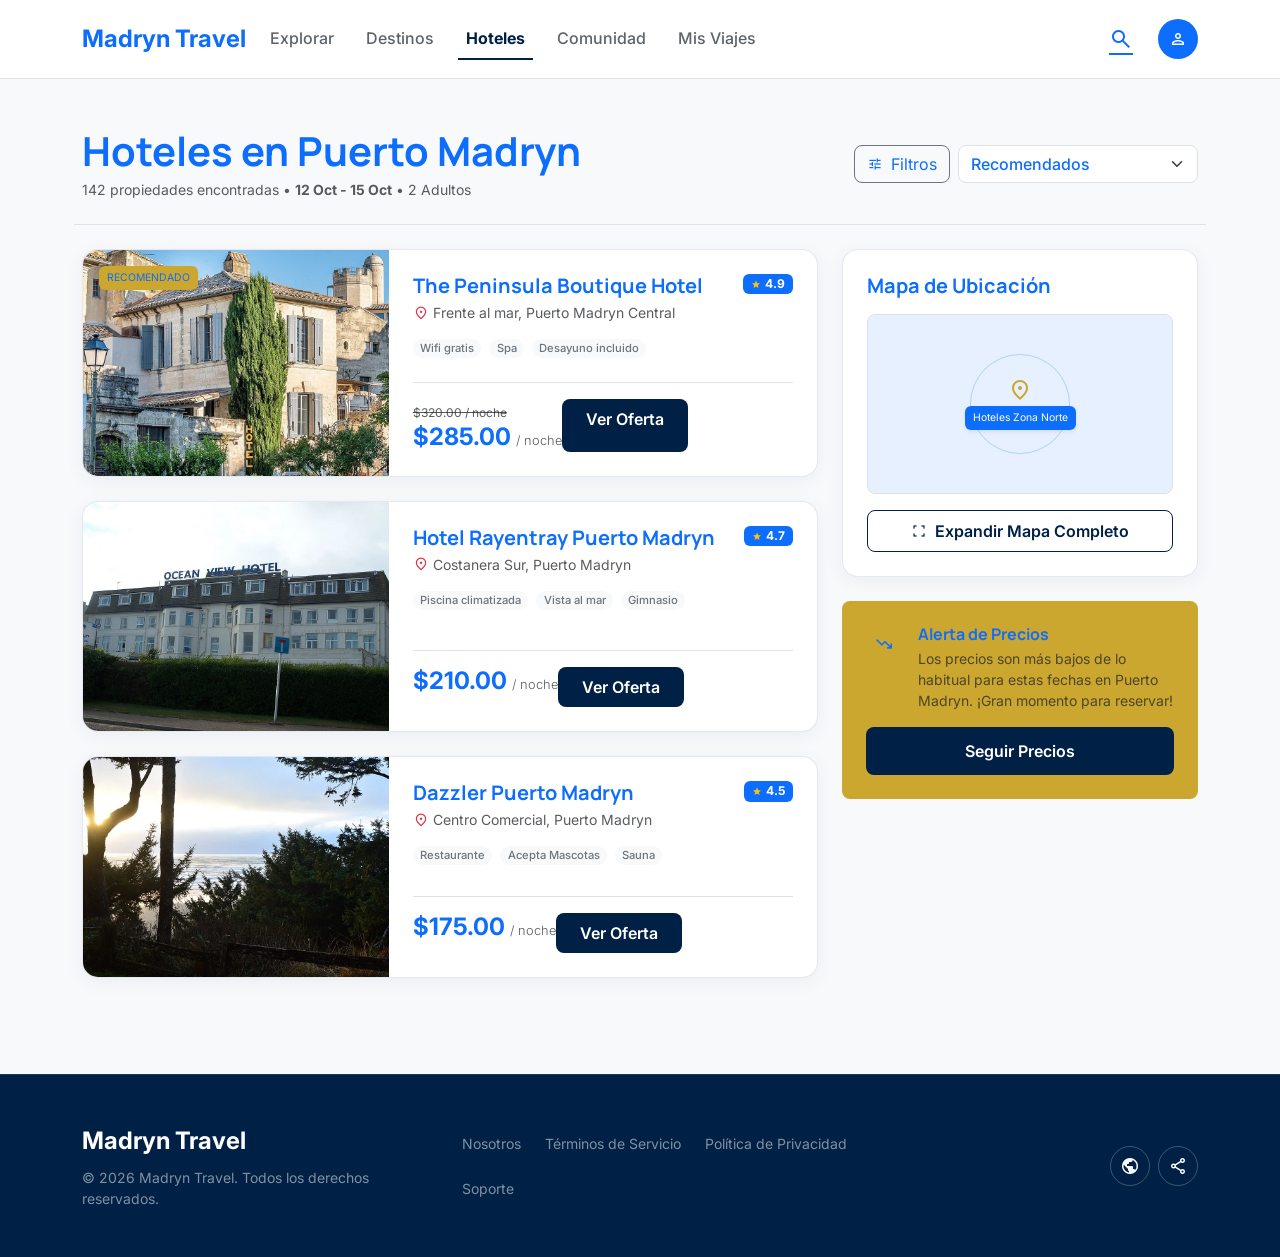
<file: project/secciones/hoteles.html>
<!doctype html>
<html lang="es">
  <head>
    <meta charset="UTF-8" />
    <meta name="viewport" content="width=device-width, initial-scale=1.0" />
    <title>Madryn Travel - Hoteles Seleccionados</title>
    <link href="https://cdn.jsdelivr.net/npm/bootstrap@5.3.3/dist/css/bootstrap.min.css" rel="stylesheet" integrity="sha384-QWTKZyjpPEjISv5WaRU9OFeRpok6YctnYmDr5pNlyT2bRjXh0JMhjY6hW+ALEwIH" crossorigin="anonymous">
    <link rel="stylesheet" href="../assets/css/style.css" />
  </head>
  <body>
    <nav class="navbar navbar-expand-md navbar-light bg-white border-bottom sticky-top py-3">
      <div class="container">
        <a class="navbar-brand fw-bold text-primary fs-4" href="../index.html">Madryn Travel</a>
        <button class="navbar-toggler" type="button" data-bs-toggle="collapse" data-bs-target="#navbarNav" aria-controls="navbarNav" aria-expanded="false" aria-label="Toggle navigation">
          <span class="navbar-toggler-icon"></span>
        </button>
        <div class="collapse navbar-collapse justify-content-between" id="navbarNav">
          <ul class="navbar-nav gap-1 gap-md-3 mt-2 mt-md-0">
            <li class="nav-item">
              <a class="nav-link nav-link-premium" href="../index.html">Explorar</a>
            </li>
            <li class="nav-item">
              <a class="nav-link nav-link-premium" href="destinos.html">Destinos</a>
            </li>
            <li class="nav-item">
              <a class="nav-link nav-link-premium active" href="hoteles.html">Hoteles</a>
            </li>
            <li class="nav-item">
              <a class="nav-link nav-link-premium" href="comunidad.html">Comunidad</a>
            </li>
            <li class="nav-item">
              <a class="nav-link nav-link-premium" href="reserva.html">Mis Viajes</a>
            </li>
          </ul>
          <div class="d-flex align-items-center gap-3 mt-2 mt-md-0">
            <button class="btn btn-link text-primary p-2 d-flex align-items-center" title="Buscar" onclick="alert('Buscador en desarrollo.')" alt="Buscar">
              <span class="material-symbols-outlined">search</span>
            </button>
            <div class="rounded-circle d-flex align-items-center justify-content-center bg-primary text-white" style="width: 40px; height: 40px;">
              <span class="material-symbols-outlined fs-5">person</span>
            </div>
          </div>
        </div>
      </div>
    </nav>

    <main class="container py-5">
      <div class="row align-items-center justify-content-between g-3 border-bottom pb-4 mb-4">
        <div class="col-md-7">
          <h1 class="display-6 fw-bold text-primary mb-1">Hoteles en Puerto Madryn</h1>
          <p class="text-muted small mb-0">
            142 propiedades encontradas • <span class="fw-bold">12 Oct - 15 Oct</span> • 2 Adultos
          </p>
        </div>
        
        <div class="col-md-5 d-flex gap-2 justify-content-md-end">
          <button class="btn btn-outline-secondary d-flex align-items-center gap-2 text-primary" style="border-radius: 8px;" onclick="alert('Abriendo filtros avanzados...')" alt="Filtros">
            <span class="material-symbols-outlined fs-6">tune</span>
            Filtros
          </button>
          <select class="form-select text-primary fw-medium" style="max-width: 240px; border-radius: 8px;" onchange="alert('Ordenamiento cambiado.')" alt="Ordenar">
            <option>Precio: Más bajo primero</option>
            <option selected>Recomendados</option>
            <option>Calificación más alta</option>
          </select>
        </div>
      </div>

      <div class="row g-4">
        <div class="col-lg-8 d-flex flex-column gap-4">
          
          <div class="card card-premium overflow-hidden">
            <div class="row g-0">
              <div class="col-md-5 position-relative" style="min-height: 220px;">
                <img class="w-100 h-100 object-fit-cover" src="../assets/img/img hoteles/the peninsula.webp" alt="The Peninsula Boutique Hotel" />
                <span class="position-absolute top-0 start-0 bg-accent text-primary font-bold text-uppercase tracking-wider px-2 py-1 m-3 rounded shadow-sm" style="font-size: 0.65rem;">
                  Recomendado
                </span>
              </div>
              <div class="col-md-7">
                <div class="card-body p-4 h-100 d-flex flex-column justify-content-between">
                  <div>
                    <div class="d-flex justify-content-between align-items-start gap-2">
                      <h3 class="fw-bold text-primary h5 mb-1">The Peninsula Boutique Hotel</h3>
                      <span class="badge bg-primary text-white d-inline-flex align-items-center gap-1 font-label-md px-2 py-1.5 rounded" style="font-size: 0.75rem;">
                        <span class="material-symbols-outlined text-warning" style="font-size: 10px; font-variation-settings: 'FILL' 1;">star</span>
                        4.9
                      </span>
                    </div>
                    <p class="text-muted small d-flex align-items-center gap-1 mb-3">
                      <span class="material-symbols-outlined fs-6 text-danger">location_on</span> Frente al mar, Puerto Madryn Central
                    </p>
                    
                    <div class="d-flex flex-wrap gap-2">
                      <span class="badge bg-light text-secondary rounded-pill fw-medium py-1.5 px-2.5" style="font-size: 0.7rem;">Wifi gratis</span>
                      <span class="badge bg-light text-secondary rounded-pill fw-medium py-1.5 px-2.5" style="font-size: 0.7rem;">Spa</span>
                      <span class="badge bg-light text-secondary rounded-pill fw-medium py-1.5 px-2.5" style="font-size: 0.7rem;">Desayuno incluido</span>
                    </div>
                  </div>

                  <div class="mt-4 border-top pt-3 d-flex items-end justify-between">
                    <div>
                      <span class="text-decoration-line-through text-muted small" style="font-size: 0.75rem;">$320.00 / noche</span>
                      <p class="h4 fw-bold text-primary mb-0">$285.00 <span class="text-muted fw-light small" style="font-size: 0.8rem;">/ noche</span></p>
                    </div>
                    <a href="reserva.html" class="btn btn-premium-primary py-2 px-4 text-xs">
                      Ver Oferta
                    </a>
                  </div>
                </div>
              </div>
            </div>
          </div>

          <div class="card card-premium overflow-hidden">
            <div class="row g-0">
              <div class="col-md-5 position-relative" style="min-height: 220px;">
                <img class="w-100 h-100 object-fit-cover" src="../assets/img/img hoteles/hotel rayentral.webp" alt="Hotel Rayentray Puerto Madryn" />
              </div>
              <div class="col-md-7">
                <div class="card-body p-4 h-100 d-flex flex-column justify-content-between">
                  <div>
                    <div class="d-flex justify-content-between align-items-start gap-2">
                      <h3 class="fw-bold text-primary h5 mb-1">Hotel Rayentray Puerto Madryn</h3>
                      <span class="badge bg-primary text-white d-inline-flex align-items-center gap-1 font-label-md px-2 py-1.5 rounded" style="font-size: 0.75rem;">
                        <span class="material-symbols-outlined text-warning" style="font-size: 10px; font-variation-settings: 'FILL' 1;">star</span>
                        4.7
                      </span>
                    </div>
                    <p class="text-muted small d-flex align-items-center gap-1 mb-3">
                      <span class="material-symbols-outlined fs-6 text-danger">location_on</span> Costanera Sur, Puerto Madryn
                    </p>
                    
                    <div class="d-flex flex-wrap gap-2">
                      <span class="badge bg-light text-secondary rounded-pill fw-medium py-1.5 px-2.5" style="font-size: 0.7rem;">Piscina climatizada</span>
                      <span class="badge bg-light text-secondary rounded-pill fw-medium py-1.5 px-2.5" style="font-size: 0.7rem;">Vista al mar</span>
                      <span class="badge bg-light text-secondary rounded-pill fw-medium py-1.5 px-2.5" style="font-size: 0.7rem;">Gimnasio</span>
                    </div>
                  </div>

                  <div class="mt-4 border-top pt-3 d-flex items-end justify-between">
                    <div>
                      <p class="h4 fw-bold text-primary mb-0">$210.00 <span class="text-muted fw-light small" style="font-size: 0.8rem;">/ noche</span></p>
                    </div>
                    <a href="reserva.html" class="btn btn-premium-primary py-2 px-4 text-xs">
                      Ver Oferta
                    </a>
                  </div>
                </div>
              </div>
            </div>
          </div>

          <div class="card card-premium overflow-hidden">
            <div class="row g-0">
              <div class="col-md-5 position-relative" style="min-height: 220px;">
                <img class="w-100 h-100 object-fit-cover" src="../assets/img/img hoteles/dazzler madryn.webp" alt="Dazzler Puerto Madryn" />
              </div>
              <div class="col-md-7">
                <div class="card-body p-4 h-100 d-flex flex-column justify-content-between">
                  <div>
                    <div class="d-flex justify-content-between align-items-start gap-2">
                      <h3 class="fw-bold text-primary h5 mb-1">Dazzler Puerto Madryn</h3>
                      <span class="badge bg-primary text-white d-inline-flex align-items-center gap-1 font-label-md px-2 py-1.5 rounded" style="font-size: 0.75rem;">
                        <span class="material-symbols-outlined text-warning" style="font-size: 10px; font-variation-settings: 'FILL' 1;">star</span>
                        4.5
                      </span>
                    </div>
                    <p class="text-muted small d-flex align-items-center gap-1 mb-3">
                      <span class="material-symbols-outlined fs-6 text-danger">location_on</span> Centro Comercial, Puerto Madryn
                    </p>
                    
                    <div class="d-flex flex-wrap gap-2">
                      <span class="badge bg-light text-secondary rounded-pill fw-medium py-1.5 px-2.5" style="font-size: 0.7rem;">Restaurante</span>
                      <span class="badge bg-light text-secondary rounded-pill fw-medium py-1.5 px-2.5" style="font-size: 0.7rem;">Acepta Mascotas</span>
                      <span class="badge bg-light text-secondary rounded-pill fw-medium py-1.5 px-2.5" style="font-size: 0.7rem;">Sauna</span>
                    </div>
                  </div>

                  <div class="mt-4 border-top pt-3 d-flex items-end justify-between">
                    <div>
                      <p class="h4 fw-bold text-primary mb-0">$175.00 <span class="text-muted fw-light small" style="font-size: 0.8rem;">/ noche</span></p>
                    </div>
                    <a href="reserva.html" class="btn btn-premium-primary py-2 px-4 text-xs" alt="Ver Oferta">
                      Ver Oferta
                    </a>
                  </div>
                </div>
              </div>
            </div>
          </div>

        </div>

        <aside class="col-lg-4 d-flex flex-column gap-4">
          <div class="card p-4 card-premium">
            <h3 class="fw-bold text-primary h5 mb-3">Mapa de Ubicación</h3>
            
            <div class="bg-primary bg-opacity-10 rounded-3 position-relative overflow-hidden d-flex align-items-center justify-content-center border" style="height: 180px;">
              <div class="position-absolute w-100 h-100 text-primary text-opacity-10" style="stroke: currentColor; stroke-width: 0.5;" xmlns="http://www.w3.org/2000/svg">
                <iframe
                  src="https://www.google.com/maps/embed?pb=!1m18!1m12!1m3!1d187701.87321757345!2d-65.18871402715187!3d-42.68589397817755!2m3!1f0!2f0!3f0!3m2!1i1024!2i768!4f13.1!3m3!1m2!1s0xbe02355e87a2ead1%3A0x1e890d2810b44382!2sPuerto%20Madryn%2C%20Chubut!5e0!3m2!1ses-419!2sar!4v1782731518616!5m2!1ses-419!2sar"
                  width="600" height="450" style="border:0;" allowfullscreen="" loading="lazy"
                  referrerpolicy="strict-origin-when-cross-origin" alt="Mapa de Ubicación"></iframe>
              </div>
              <div class="position-absolute rounded-circle border border-primary border-opacity-25 border-dashed animate-pulse" style="width: 100px; height: 100px;"></div>
              <div class="d-flex flex-column align-items-center position-relative" style="z-index: 1;">
                <span class="material-symbols-outlined text-accent text-3xl animate-bounce mb-1">location_on</span>
                <span class="bg-primary text-white font-bold rounded shadow-sm px-2 py-1" style="font-size: 0.65rem;">Hoteles Zona Norte</span>
              </div>
            </div>

            <a href="destinos.html" class="btn btn-premium-outline w-100 mt-3 py-2 d-flex align-items-center justify-content-center gap-2 text-xs">
              <span class="material-symbols-outlined fs-6">fullscreen</span>
              Expandir Mapa Completo
            </a>
          </div>

          <div class="card p-4 rounded-3 border-0 bg-accent bg-opacity-10 text-primary">
            <div class="d-flex align-items-start gap-3 mb-3">
              <div class="p-2 bg-accent bg-opacity-20 text-primary rounded-3 d-flex align-items-center justify-content-center">
                <span class="material-symbols-outlined fs-5">trending_down</span>
              </div>
              <div>
                <h4 class="fw-bold text-primary h6 mb-1">Alerta de Precios</h4>
                <p class="text-muted small leading-relaxed mb-0">
                  Los precios son más bajos de lo habitual para estas fechas en Puerto Madryn. ¡Gran momento para reservar!
                </p>
              </div>
            </div>
            <button onclick="alert('¡Seguimiento de precios activado! Te enviaremos alertas cuando haya ofertas especiales para Puerto Madryn.')" class="btn btn-premium-primary w-100 py-2.5 text-xs" alt="Seguir Precios">
              Seguir Precios
            </button>
          </div>
        </aside>
      </div>
    </main>

    <footer class="bg-premium-dark text-white py-5 mt-5 border-top border-light border-opacity-10">
      <div class="container">
        <div class="row align-items-center g-4">
          <div class="col-md-4 text-center text-md-start">
            <span class="fw-bold fs-4 text-white">Madryn Travel</span>
            <p class="text-white-50 text-xs small mt-2 mb-0">© 2026 Madryn Travel. Todos los derechos reservados.</p>
          </div>
          <div class="col-md-5">
            <ul class="list-unstyled d-flex flex-wrap justify-content-center justify-content-md-start gap-4 mb-0 small">
              <li><a href="#" class="text-white-50 text-decoration-none hover:text-white transition-colors">Nosotros</a></li>
              <li><a href="#" class="text-white-50 text-decoration-none hover:text-white transition-colors">Términos de Servicio</a></li>
              <li><a href="#" class="text-white-50 text-decoration-none hover:text-white transition-colors">Política de Privacidad</a></li>
              <li><a href="#" class="text-white-50 text-decoration-none hover:text-white transition-colors">Soporte</a></li>
            </ul>
          </div>
          <div class="col-md-3 text-center text-md-end d-flex justify-content-center justify-content-md-end gap-2">
            <button class="btn btn-outline-light border-light border-opacity-25 rounded-circle p-2 d-flex align-items-center justify-content-center" style="width: 40px; height: 40px;" title="Idioma" onclick="alert('Cambio de idioma en desarrollo.')" alt="Idioma">
              <span class="material-symbols-outlined fs-5">public</span>
            </button>
            <button class="btn btn-outline-light border-light border-opacity-25 rounded-circle p-2 d-flex align-items-center justify-content-center" style="width: 40px; height: 40px;" title="Compartir" onclick="alert('¡Enlace de compartir copiado al portapapeles!')" alt="Compartir">
              <span class="material-symbols-outlined fs-5">share</span>
            </button>
          </div>
        </div>
      </div>
    </footer>

    <script src="https://cdn.jsdelivr.net/npm/bootstrap@5.3.3/dist/js/bootstrap.bundle.min.js" integrity="sha384-YvpcrYf0tY3lHB60NNkmXc5s9fDVZLESaAA55NDzOxhy9GkcIdslK1eN7N6jIeHz" crossorigin="anonymous"></script>
  </body>
</html>
</file>
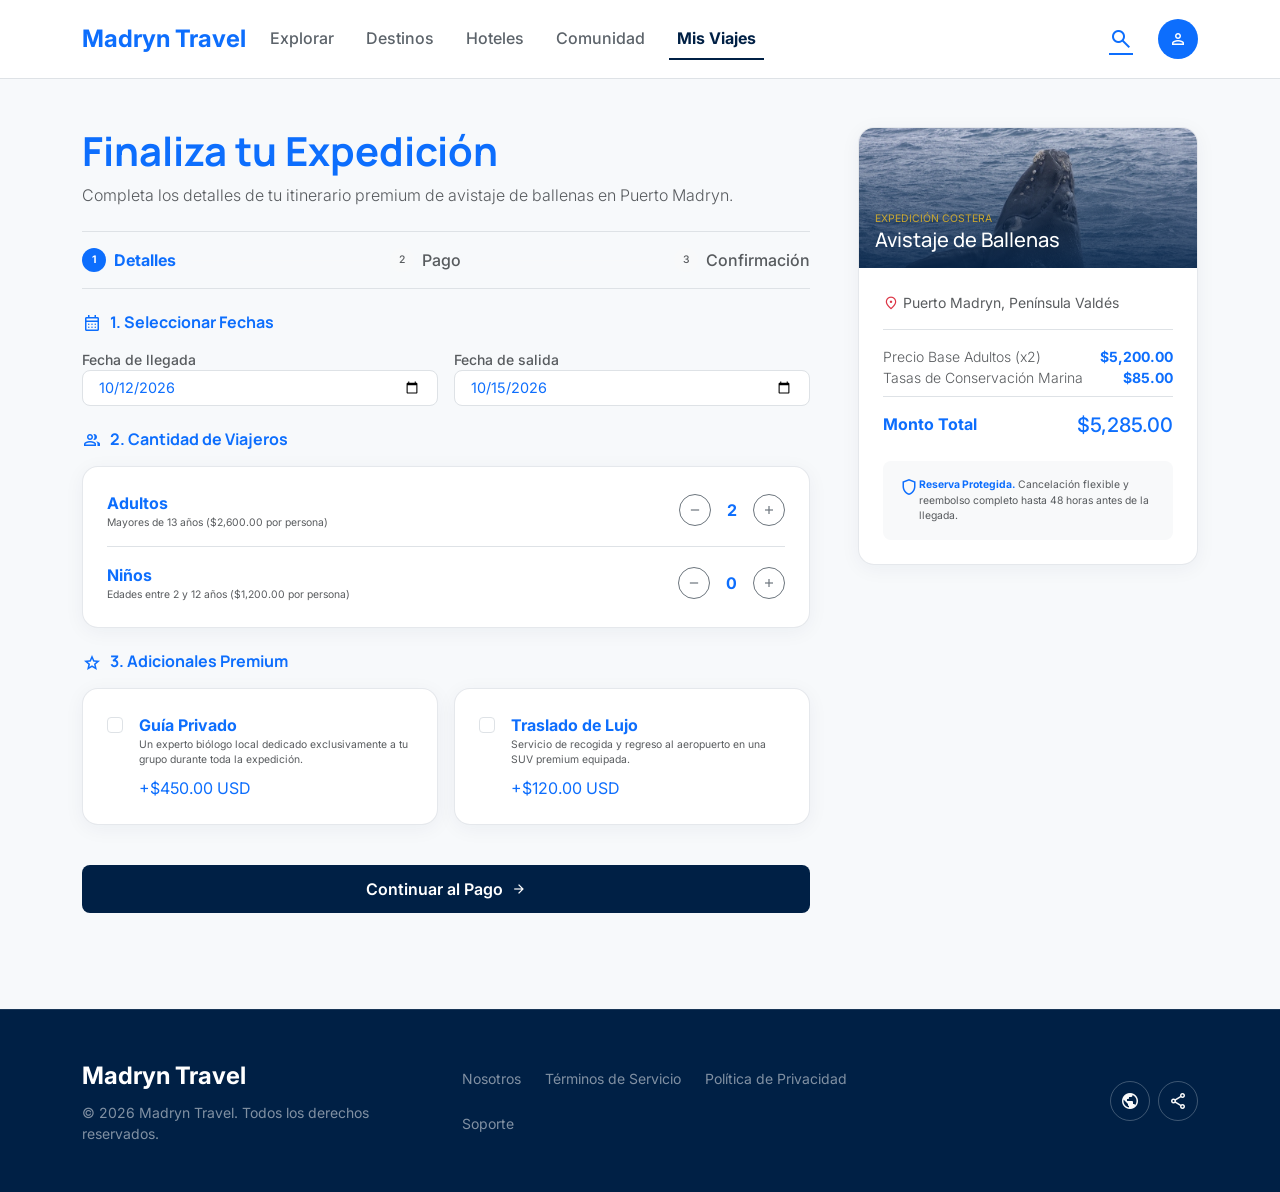
<file: project/secciones/reserva.html>
<!doctype html>
<html lang="es">
  <head>
    <meta charset="UTF-8" />
    <meta name="viewport" content="width=device-width, initial-scale=1.0" />
    <title>Madryn Travel - Finaliza tu Expedición</title>
    <link href="https://cdn.jsdelivr.net/npm/bootstrap@5.3.3/dist/css/bootstrap.min.css" rel="stylesheet" integrity="sha384-QWTKZyjpPEjISv5WaRU9OFeRpok6YctnYmDr5pNlyT2bRjXh0JMhjY6hW+ALEwIH" crossorigin="anonymous">
    <link rel="stylesheet" href="../assets/css/style.css" />
  </head>
  <body>
    <nav class="navbar navbar-expand-md navbar-light bg-white border-bottom sticky-top py-3">
      <div class="container">
        <a class="navbar-brand fw-bold text-primary fs-4" href="../index.html">Madryn Travel</a>
        <button class="navbar-toggler" type="button" data-bs-toggle="collapse" data-bs-target="#navbarNav" aria-controls="navbarNav" aria-expanded="false" aria-label="Toggle navigation" alt="Menú de navegación">
          <span class="navbar-toggler-icon"></span>
        </button>
        <div class="collapse navbar-collapse justify-content-between" id="navbarNav">
          <ul class="navbar-nav gap-1 gap-md-3 mt-2 mt-md-0">
            <li class="nav-item">
              <a class="nav-link nav-link-premium" href="../index.html">Explorar</a>
            </li>
            <li class="nav-item">
              <a class="nav-link nav-link-premium" href="destinos.html">Destinos</a>
            </li>
            <li class="nav-item">
              <a class="nav-link nav-link-premium" href="hoteles.html">Hoteles</a>
            </li>
            <li class="nav-item">
              <a class="nav-link nav-link-premium" href="comunidad.html">Comunidad</a>
            </li>
            <li class="nav-item">
              <a class="nav-link nav-link-premium active" href="reserva.html">Mis Viajes</a>
            </li>
          </ul>
          <div class="d-flex align-items-center gap-3 mt-2 mt-md-0">
            <button class="btn btn-link text-primary p-2 d-flex align-items-center" title="Buscar" onclick="alert('Buscador en desarrollo.')" alt="Buscar">
              <span class="material-symbols-outlined">search</span>
            </button>
            <div class="rounded-circle d-flex align-items-center justify-content-center bg-primary text-white" style="width: 40px; height: 40px;" alt="Perfil de Usuario">
              <span class="material-symbols-outlined fs-5">person</span>
            </div>
          </div>
        </div>
      </div>
    </nav>

    <main class="container py-5">
      <div class="row g-5 align-items-start">
        
        <div class="col-lg-8 d-flex flex-column gap-4">
          <div>
            <h1 class="display-6 fw-bold text-primary mb-2">Finaliza tu Expedición</h1>
            <p class="text-muted fw-light mb-0">
              Completa los detalles de tu itinerario premium de avistaje de ballenas en Puerto Madryn.
            </p>
          </div>

          <div class="d-flex align-items-center justify-content-between py-3 border-top border-bottom">
            <div class="d-flex align-items-center gap-2 text-primary fw-bold text-xs font-label-md">
              <span class="rounded-circle bg-primary text-white d-flex align-items-center justify-content-center text-center small" style="width: 24px; height: 24px; font-size: 0.65rem;">1</span>
              <span>Detalles</span>
            </div>
            <div class="flex-grow-1 bg-light mx-3" style="height: 1px;"></div>
            <div class="d-flex align-items-center gap-2 text-muted fw-medium text-xs font-label-md">
              <span class="rounded-circle bg-light text-muted d-flex align-items-center justify-content-center text-center small" style="width: 24px; height: 24px; font-size: 0.65rem;">2</span>
              <span>Pago</span>
            </div>
            <div class="flex-grow-1 bg-light mx-3" style="height: 1px;"></div>
            <div class="d-flex align-items-center gap-2 text-muted fw-medium text-xs font-label-md">
              <span class="rounded-circle bg-light text-muted d-flex align-items-center justify-content-center text-center small" style="width: 24px; height: 24px; font-size: 0.65rem;">3</span>
              <span>Confirmación</span>
            </div>
          </div>

          <form class="d-flex flex-column gap-4" onsubmit="submitReservation(event)" alt="Formulario de Reserva">
            
            <div class="d-flex flex-column gap-3">
              <div class="d-flex align-items-center gap-2 text-primary fw-bold">
                <span class="material-symbols-outlined fs-5">calendar_month</span>
                <h3 class="h6 mb-0 fw-bold">1. Seleccionar Fechas</h3>
              </div>
              
              <div class="row g-3">
                <div class="col-md-6 d-flex flex-column gap-1.5">
                  <label class="text-muted small fw-medium">Fecha de llegada</label>
                  <input type="date" required value="2026-10-12" class="form-control bg-white text-primary px-3 py-2.5" style="border-radius: 8px; font-size: 0.9rem;" alt="Fecha de llegada" />
                </div>
                <div class="col-md-6 d-flex flex-column gap-1.5">
                  <label class="text-muted small fw-medium">Fecha de salida</label>
                  <input type="date" required value="2026-10-15" class="form-control bg-white text-primary px-3 py-2.5" style="border-radius: 8px; font-size: 0.9rem;" alt="Fecha de salida" />
                </div>
              </div>
            </div>

            <div class="d-flex flex-column gap-3">
              <div class="d-flex align-items-center gap-2 text-primary fw-bold">
                <span class="material-symbols-outlined fs-5">group</span>
                <h3 class="h6 mb-0 fw-bold">2. Cantidad de Viajeros</h3>
              </div>

              <div class="card card-premium p-4 d-flex flex-column gap-3">
                <div class="d-flex justify-content-between align-items-center">
                  <div>
                    <span class="fw-bold text-primary text-sm d-block">Adultos</span>
                    <p class="text-muted mb-0" style="font-size: 0.65rem;">Mayores de 13 años ($2,600.00 por persona)</p>
                  </div>
                  <div class="d-flex align-items-center gap-3">
                    <button type="button" onclick="decrementAdults()" class="btn btn-sm btn-outline-secondary rounded-circle d-flex align-items-center justify-content-center" style="width: 32px; height: 32px; padding: 0;" alt="Reducir cantidad de adultos">
                      <span class="material-symbols-outlined fs-6">remove</span>
                    </button>
                    <span id="adults-count" class="fw-bold text-primary text-sm w-4 text-center">2</span>
                    <button type="button" onclick="incrementAdults()" class="btn btn-sm btn-outline-secondary rounded-circle d-flex align-items-center justify-content-center" style="width: 32px; height: 32px; padding: 0;" alt="Aumentar cantidad de adultos">
                      <span class="material-symbols-outlined fs-6">add</span>
                    </button>
                  </div>
                </div>

                <div class="d-flex justify-content-between align-items-center border-top pt-3">
                  <div>
                    <span class="fw-bold text-primary text-sm d-block">Niños</span>
                    <p class="text-muted mb-0" style="font-size: 0.65rem;">Edades entre 2 y 12 años ($1,200.00 por persona)</p>
                  </div>
                  <div class="d-flex align-items-center gap-3">
                    <button type="button" onclick="decrementChildren()" class="btn btn-sm btn-outline-secondary rounded-circle d-flex align-items-center justify-content-center" style="width: 32px; height: 32px; padding: 0;" alt="Reducir cantidad de niños">
                      <span class="material-symbols-outlined fs-6">remove</span>
                    </button>
                    <span id="children-count" class="fw-bold text-primary text-sm w-4 text-center">0</span>
                    <button type="button" onclick="incrementChildren()" class="btn btn-sm btn-outline-secondary rounded-circle d-flex align-items-center justify-content-center" style="width: 32px; height: 32px; padding: 0;" alt="Aumentar cantidad de niños">
                      <span class="material-symbols-outlined fs-6">add</span>
                    </button>
                  </div>
                </div>
              </div>
            </div>

            <div class="d-flex flex-column gap-3">
              <div class="d-flex align-items-center gap-2 text-primary fw-bold">
                <span class="material-symbols-outlined fs-5">star</span>
                <h3 class="h6 mb-0 fw-bold">3. Adicionales Premium</h3>
              </div>

              <div class="row g-3">
                <div class="col-md-6">
                  <label class="card card-premium p-4 h-100 d-flex flex-row gap-3 cursor-pointer select-none align-items-start" style="transition: border 0.2s;">
                    <input type="checkbox" id="addon-guide" onchange="recalculatePrice()" class="form-check-input mt-1 flex-shrink-0" alt="Guía Privado"/>
                    <div>
                      <span class="fw-bold text-primary text-sm d-block">Guía Privado</span>
                      <p class="text-muted leading-relaxed mb-2" style="font-size: 0.65rem;">
                        Un experto biólogo local dedicado exclusivamente a tu grupo durante toda la expedición.
                      </p>
                      <span class="text-xs fw-extrabold text-primary block">+$450.00 USD</span>
                    </div>
                  </label>
                </div>

                <div class="col-md-6">
                  <label class="card card-premium p-4 h-100 d-flex flex-row gap-3 cursor-pointer select-none align-items-start" style="transition: border 0.2s;">
                    <input type="checkbox" id="addon-shuttle" onchange="recalculatePrice()" class="form-check-input mt-1 flex-shrink-0" alt="Traslado de Lujo"/>
                    <div>
                      <span class="fw-bold text-primary text-sm d-block">Traslado de Lujo</span>
                      <p class="text-muted leading-relaxed mb-2" style="font-size: 0.65rem;">
                        Servicio de recogida y regreso al aeropuerto en una SUV premium equipada.
                      </p>
                      <span class="text-xs fw-extrabold text-primary block">+$120.00 USD</span>
                    </div>
                  </label>
                </div>
              </div>
            </div>

            <div class="pt-3">
              <button type="submit" class="btn btn-premium-primary w-100 py-3.5 d-flex align-items-center justify-content-center gap-2">
                Continuar al Pago
                <span class="material-symbols-outlined fs-6">arrow_forward</span>
              </button>
            </div>
          </form>
        </div>
      
        <div class="col-lg-4 position-sticky" style="top: 110px;">
          <div class="card card-premium overflow-hidden">
            <div class="position-relative" style="height: 140px;">
              <div class="position-absolute start-0 top-0 w-100 h-100 bg-gradient-to-t" style="background: linear-gradient(180deg, rgba(0,32,69,0) 0%, rgba(0,32,69,0.85) 100%); z-index: 1;"></div>
              <img class="w-100 h-100 object-fit-cover" src="../assets/img/img-compra/destino ballena.webp" alt="Ballena" />
              <div class="position-absolute bottom-0 start-0 p-3 z-2">
                <span class="font-label-md text-accent text-uppercase block" style="font-size: 0.65rem">Expedición Costera</span>
                <h3 class="fw-extrabold text-white h5 mb-0">Avistaje de Ballenas</h3>
              </div>
            </div>

            <div class="card-body p-4 d-flex flex-column gap-3">
              <div>
                <p class="text-muted small d-flex align-items-center gap-1 mb-0">
                  <span class="material-symbols-outlined fs-6 text-danger">location_on</span> Puerto Madryn, Península Valdés
                </p>
              </div>

              <div class="d-flex flex-column gap-2.5 border-top pt-3 text-muted small">
                <div class="d-flex justify-content-between align-items-center">
                  <span id="lbl-base-adults" class="fw-light">Precio Base Adultos (x2)</span>
                  <span id="price-base-adults" class="fw-bold text-primary">$5,200.00</span>
                </div>
                
                <div id="row-base-children" class="d-flex justify-content-between align-items-center d-none">
                  <span id="lbl-base-children" class="fw-light">Precio Base Niños (x0)</span>
                  <span id="price-base-children" class="fw-bold text-primary">$0.00</span>
                </div>

                <div id="row-addon-guide" class="d-flex justify-content-between align-items-center d-none">
                  <span class="fw-light">Guía de Biología Privado</span>
                  <span class="fw-bold text-primary">$450.00</span>
                </div>

                <div id="row-addon-shuttle" class="d-flex justify-content-between align-items-center d-none">
                  <span class="fw-light">Traslado SUV de Lujo</span>
                  <span class="fw-bold text-primary">$120.00</span>
                </div>

                <div class="d-flex justify-content-between align-items-center">
                  <span class="fw-light">Tasas de Conservación Marina</span>
                  <span class="fw-bold text-primary">$85.00</span>
                </div>

                <div class="d-flex justify-content-between align-items-center border-top pt-3 mt-2">
                  <span class="fw-bold text-primary h6 mb-0">Monto Total</span>
                  <span id="price-total" class="fw-extrabold text-primary h5 mb-0">$5,285.00</span>
                </div>
              </div>

              <div class="card p-3 rounded-3 border-0 bg-light text-primary mt-2">
                <div class="d-flex align-items-start gap-2.5">
                  <span class="material-symbols-outlined text-primary fs-5 mt-0.5">shield</span>
                  <p class="text-muted leading-relaxed mb-0" style="font-size: 0.65rem;">
                    <span class="fw-bold text-primary">Reserva Protegida.</span> Cancelación flexible y reembolso completo hasta 48 horas antes de la llegada.
                  </p>
                </div>
              </div>
            </div>
          </div>
        </div>

      </div>
    </main>

    <div id="success-modal" class="position-fixed top-0 start-0 w-100 h-100 bg-dark bg-opacity-50 z-5 d-flex align-items-center justify-content-center p-3 opacity-0 pointer-events-none" style="transition: opacity 0.3s ease;">
      <div class="card card-premium p-4 p-md-5 text-center d-flex flex-column gap-3 w-100" style="max-width: 440px; transform: scale(0.95); transition: transform 0.3s ease;" id="success-modal-card">
        <div class="rounded-circle bg-accent bg-opacity-10 text-primary border d-flex align-items-center justify-content-center mx-auto" style="width: 64px; height: 64px;">
          <span class="material-symbols-outlined fs-2 animate-bounce">celebration</span>
        </div>
        <div>
          <h3 class="fw-extrabold text-primary h4 mb-2">¡Expedición Confirmada!</h3>
          <p class="text-muted small leading-relaxed mb-0">
            Hemos procesado de forma segura tu reserva. Te enviamos los pases premium y el itinerario de viaje detallado a tu correo electrónico.
          </p>
        </div>
        <div class="card p-3 rounded-3 bg-light text-start border-0 text-primary" style="font-size: 0.75rem;">
          <p class="mb-1"><strong>Localizador:</strong> #MDR-9328A-26</p>
          <p class="mb-1"><strong>Destino:</strong> Puerto Madryn, Golfo Nuevo</p>
          <p class="mb-0"><strong>Llegada:</strong> 12 Octubre, 2026</p>
        </div>
        <button onclick="dismissSuccess()" class="btn btn-premium-primary w-100 py-3 text-xs mt-2" alt="Volver a Explorar">
          Volver a Explorar
        </button>
      </div>
    </div>

    <footer class="bg-premium-dark text-white py-5 mt-5 border-top border-light border-opacity-10">
      <div class="container">
        <div class="row align-items-center g-4">
          <div class="col-md-4 text-center text-md-start">
            <span class="fw-bold fs-4 text-white">Madryn Travel</span>
            <p class="text-white-50 text-xs small mt-2 mb-0">© 2026 Madryn Travel. Todos los derechos reservados.</p>
          </div>
          <div class="col-md-5">
            <ul class="list-unstyled d-flex flex-wrap justify-content-center justify-content-md-start gap-4 mb-0 small">
              <li><a href="#" class="text-white-50 text-decoration-none hover:text-white transition-colors">Nosotros</a></li>
              <li><a href="#" class="text-white-50 text-decoration-none hover:text-white transition-colors">Términos de Servicio</a></li>
              <li><a href="#" class="text-white-50 text-decoration-none hover:text-white transition-colors">Política de Privacidad</a></li>
              <li><a href="#" class="text-white-50 text-decoration-none hover:text-white transition-colors">Soporte</a></li>
            </ul>
          </div>
          <div class="col-md-3 text-center text-md-end d-flex justify-content-center justify-content-md-end gap-2">
            <button class="btn btn-outline-light border-light border-opacity-25 rounded-circle p-2 d-flex align-items-center justify-content-center" style="width: 40px; height: 40px;" title="Idioma" onclick="alert('Cambio de idioma en desarrollo.')" alt="Cambiar Idioma">
              <span class="material-symbols-outlined fs-5">public</span>
            </button>
            <button class="btn btn-outline-light border-light border-opacity-25 rounded-circle p-2 d-flex align-items-center justify-content-center" style="width: 40px; height: 40px;" title="Compartir" onclick="alert('¡Enlace de compartir copiado al portapapeles!')" alt="Compartir">
              <span class="material-symbols-outlined fs-5">share</span>
            </button>
          </div>
        </div>
      </div>
    </footer>

    <script src="https://cdn.jsdelivr.net/npm/bootstrap@5.3.3/dist/js/bootstrap.bundle.min.js" integrity="sha384-YvpcrYf0tY3lHB60NNkmXc5s9fDVZLESaAA55NDzOxhy9GkcIdslK1eN7N6jIeHz" crossorigin="anonymous"></script>

    <script src="../assets/js/reserva.js"></script>
  </body>
</html>
</file>
<file: project/assets/css/style.css>
@import url('https://fonts.googleapis.com/css2?family=Inter:wght@300;400;500;600;700&family=Manrope:wght@400;600;700;800&family=JetBrains+Mono:wght@400;500;600&family=Material+Symbols+Outlined:opsz,wght,FILL,GRAD@20..48,100..700,0..1,-50..200&display=swap');

:root {
  --primary-color: #002045;
  --primary-container: #1a365d;
  --on-primary: #ffffff;
  --secondary-color: #625f4f;
  --accent-color: #cba72f;
  --accent-hover: #e9c349;
  --accent-light: #ffe088;
  --bg-color: #f7f9fb;
  --text-dark: #191c1e;
  --text-muted: #5c636a;
  --border-color: rgba(0, 32, 69, 0.1);
  --card-shadow: 0 4px 20px rgba(0, 32, 69, 0.05);
  --card-shadow-hover: 0 10px 30px rgba(0, 32, 69, 0.1);
}

body {
  font-family: 'Inter', sans-serif;
  background-color: var(--bg-color);
  color: var(--text-dark);
}

h1, h2, h3, h4, h5, h6 {
  font-family: 'Manrope', sans-serif;
  font-weight: 700;
  color: var(--primary-color);
}

.material-symbols-outlined {
  font-family: 'Material Symbols Outlined';
  font-weight: normal;
  font-style: normal;
  font-size: 24px;
  line-height: 1;
  letter-spacing: normal;
  text-transform: none;
  display: inline-block;
  white-space: nowrap;
  word-wrap: normal;
  direction: ltr;
  -webkit-font-feature-settings: 'liga';
  -webkit-font-smoothing: antialiased;
}

.bg-premium-dark {
  background-color: var(--primary-color) !important;
}

.text-accent {
  color: var(--accent-color) !important;
}

.bg-accent {
  background-color: var(--accent-color) !important;
}

.btn-premium-primary {
  background-color: var(--primary-color);
  color: var(--on-primary);
  border: none;
  font-weight: 600;
  padding: 0.75rem 1.5rem;
  border-radius: 8px;
  transition: all 0.2s ease-in-out;
}

.btn-premium-primary:hover {
  background-color: #00336d;
  color: var(--on-primary);
  transform: translateY(-1px);
}

.btn-premium-accent {
  background-color: var(--accent-color);
  color: var(--primary-color);
  border: none;
  font-weight: 700;
  padding: 0.75rem 1.5rem;
  border-radius: 8px;
  transition: all 0.2s ease-in-out;
}

.btn-premium-accent:hover {
  background-color: var(--accent-hover);
  color: var(--primary-color);
  transform: translateY(-1px);
}

.btn-premium-outline {
  background-color: transparent;
  color: var(--primary-color);
  border: 1px solid var(--primary-color);
  font-weight: 600;
  padding: 0.75rem 1.5rem;
  border-radius: 8px;
  transition: all 0.2s ease-in-out;
}

.btn-premium-outline:hover {
  background-color: rgba(0, 32, 69, 0.05);
  color: var(--primary-color);
}

.nav-link-premium {
  color: var(--text-muted);
  font-weight: 500;
  transition: color 0.2s;
  padding: 0.5rem 1rem;
}

.nav-link-premium:hover, .nav-link-premium.active {
  color: var(--primary-color) !important;
}

.nav-link-premium.active {
  font-weight: 700;
  border-bottom: 2px solid var(--primary-color);
}

.card-premium {
  background: #ffffff;
  border: 1px solid var(--border-color);
  border-radius: 16px;
  box-shadow: var(--card-shadow);
  transition: all 0.3s ease;
  overflow: hidden;
}

.card-premium:hover {
  transform: translateY(-5px);
  box-shadow: var(--card-shadow-hover);
}

.btn-fab {
  position: fixed;
  bottom: 30px;
  right: 30px;
  z-index: 1000;
  background-color: var(--accent-color);
  color: var(--primary-color);
  border: none;
  border-radius: 50px;
  padding: 12px 24px;
  font-weight: 700;
  box-shadow: 0 4px 15px rgba(0,0,0,0.15);
  display: flex;
  align-items: center;
  gap: 8px;
  transition: all 0.2s ease;
}

.btn-fab:hover {
  background-color: var(--accent-hover);
  transform: scale(1.05);
}

.map-container {
  background-color: #0d2238;
  position: relative;
  overflow: hidden;
  height: 100%;
}

.map-container iframe {
  min-height: 320px;
}

.marker-pulse {
  animation: pulse-ring 2s cubic-bezier(0.215, 0.61, 0.355, 1) infinite;
}

@keyframes pulse-ring {
  0% { transform: scale(0.95); box-shadow: 0 0 0 0 rgba(203, 167, 47, 0.7); }
  70% { transform: scale(1); box-shadow: 0 0 0 10px rgba(203, 167, 47, 0); }
  100% { transform: scale(0.95); box-shadow: 0 0 0 0 rgba(203, 167, 47, 0); }
}
</file>
